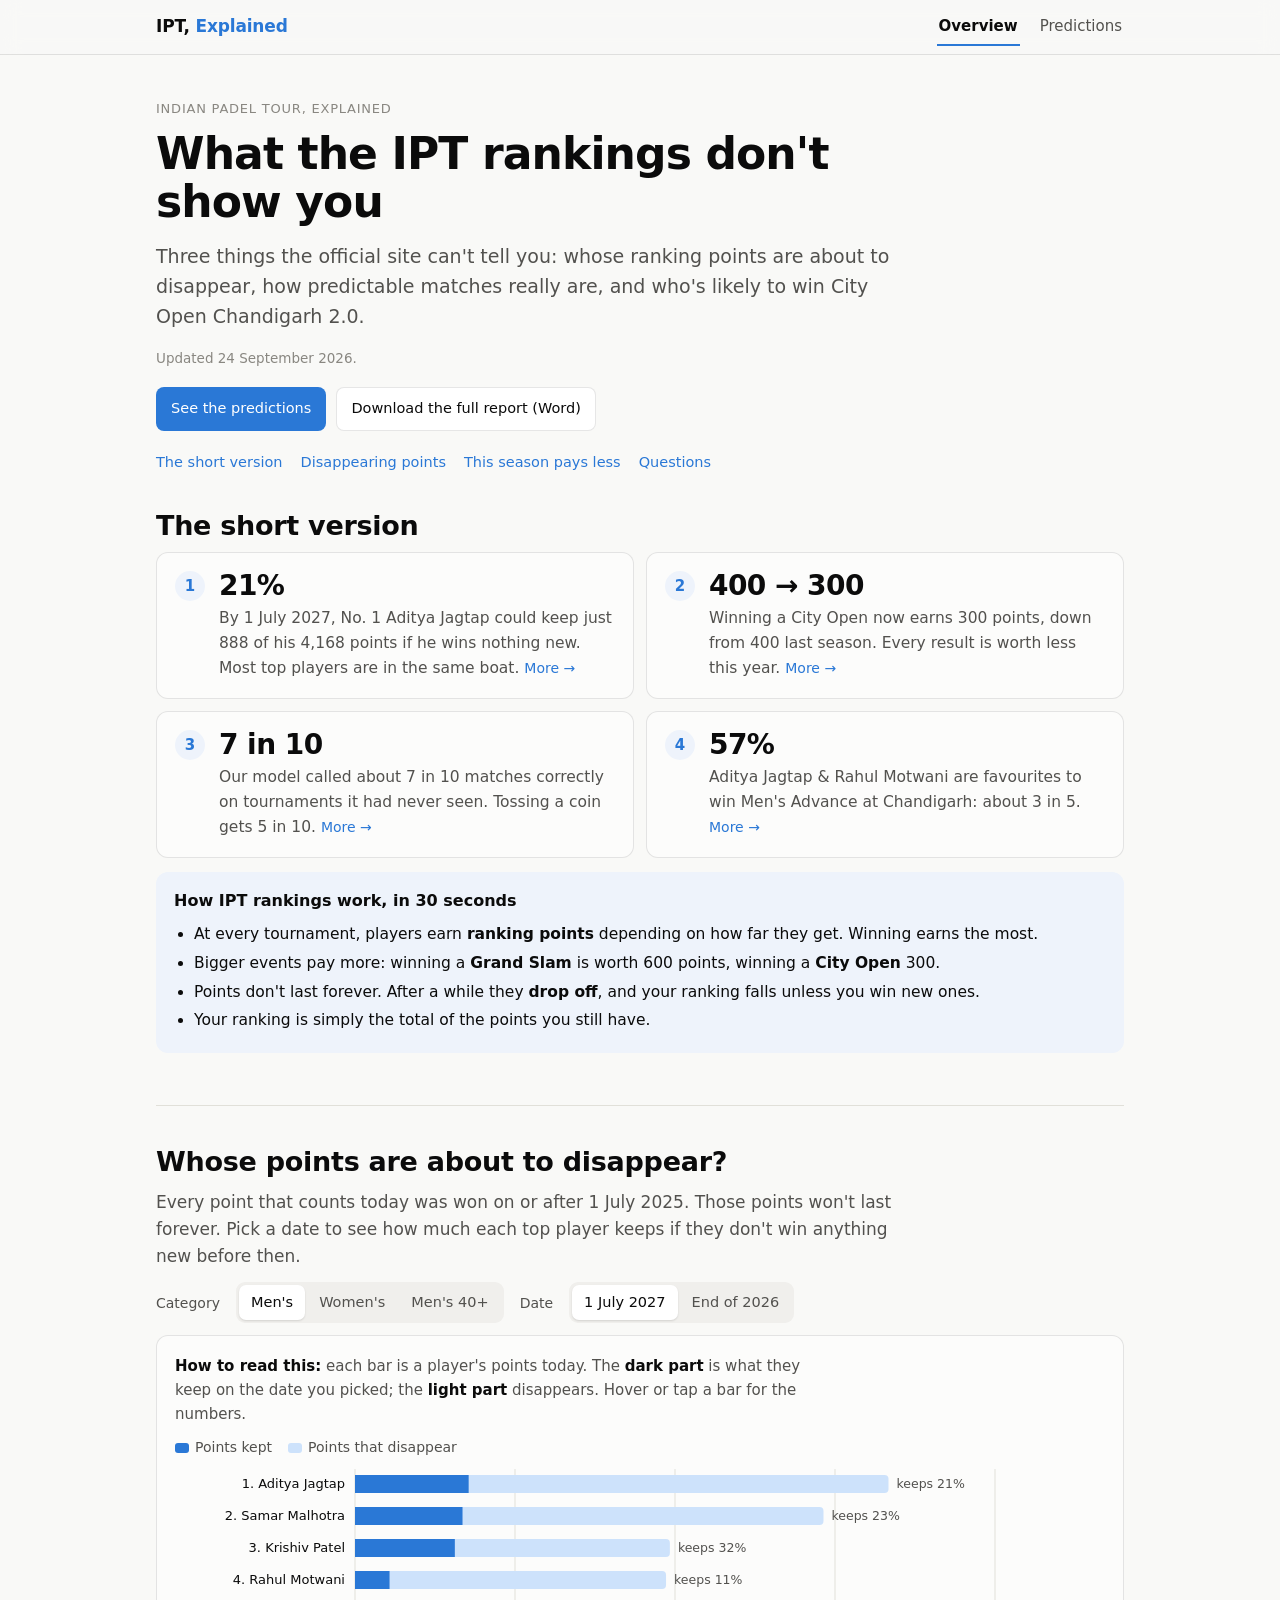
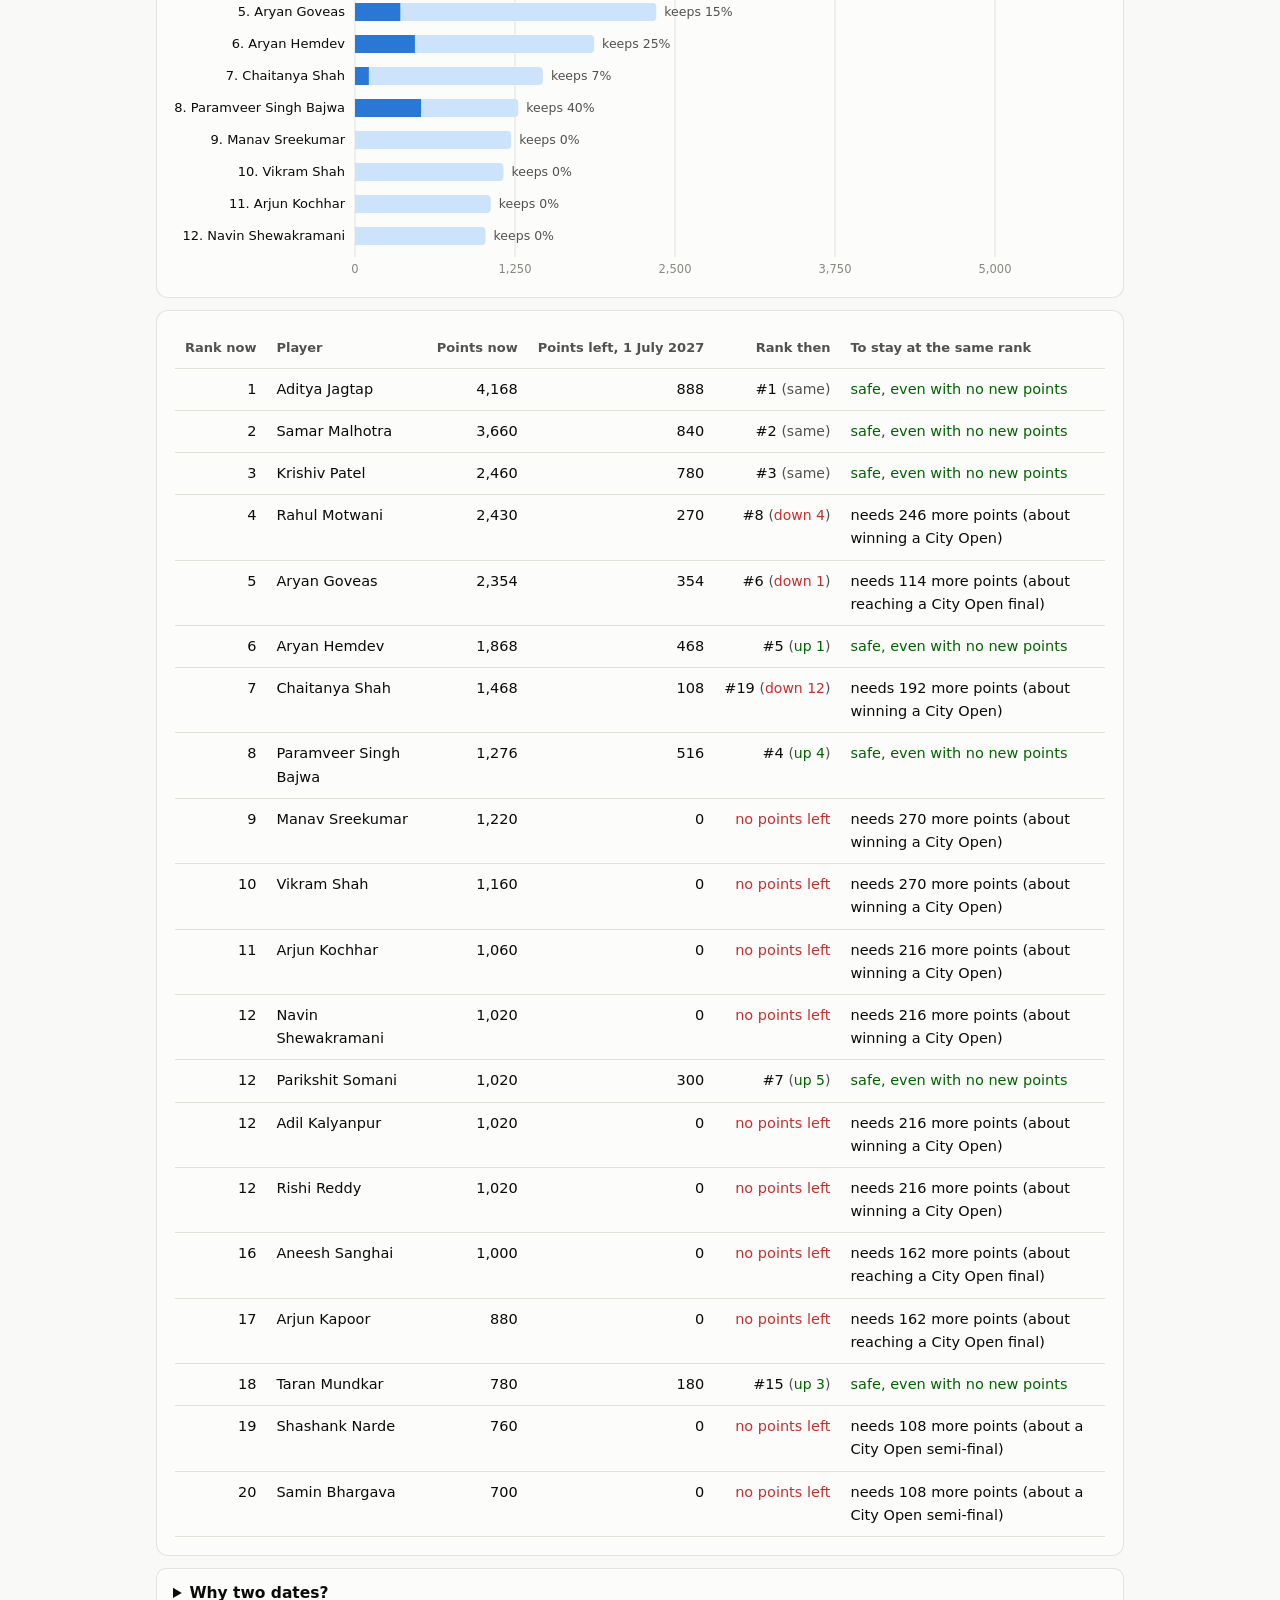
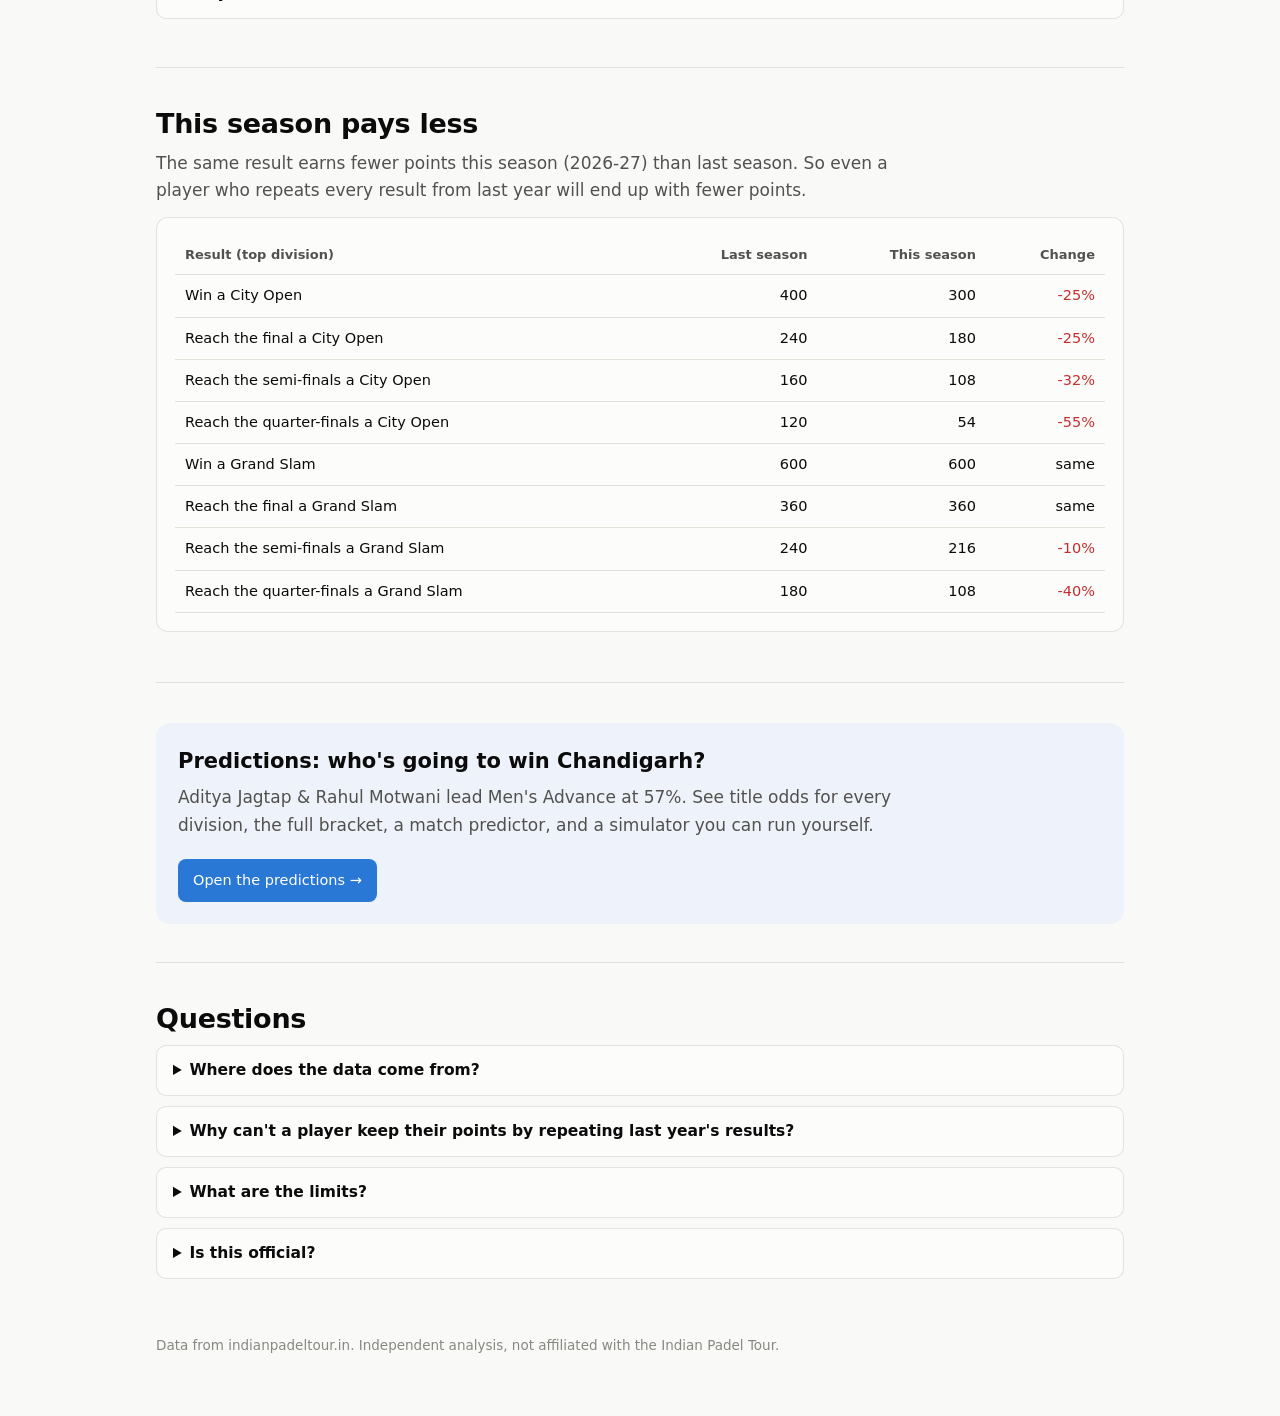
<file: docs/index.html>
<!doctype html>
<html lang="en">
<head>
<meta charset="utf-8">
<meta name="viewport" content="width=device-width, initial-scale=1">
<title>IPT, Explained</title>
<meta name="description" content="Whose Indian Padel Tour ranking points are about to disappear, how predictable matches are, and who is likely to win City Open Chandigarh 2.0.">
<link rel="stylesheet" href="style.css">
</head>
<body>
<div id="tip" role="tooltip"></div>
<nav class="topbar" aria-label="Site">
  <div class="wrap">
    <a class="brand" href="index.html">IPT, <span>Explained</span></a>
    <a class="tab" href="index.html" aria-current="page">Overview</a>
    <a class="tab" href="predictions.html">Predictions</a>
    <a class="gh" id="repo" href="#" hidden>GitHub</a>
  </div>
</nav>
<div class="wrap">
  <header class="hero">
    <p class="eyebrow">Indian Padel Tour, explained</p>
    <h1>What the IPT rankings don't show you</h1>
    <p class="lede">Three things the official site can't tell you: whose ranking points are about to disappear, how predictable matches really are, and who's likely to win City Open Chandigarh 2.0.</p>
    <p class="meta" id="meta"></p>
    <div class="btns">
      <a class="btn primary" href="predictions.html">See the predictions</a>
      <a class="btn" href="IPT_Analysis_Report.docx" download>Download the full report (Word)</a>
    </div>
    <nav class="toc" aria-label="Sections">
      <a href="#short">The short version</a><a href="#points">Disappearing points</a>
      <a href="#season">This season pays less</a><a href="#faq">Questions</a>
    </nav>
  </header>

  <section class="first" id="short">
    <h2>The short version</h2>
    <div class="short" id="short-cards"></div>
    <div class="explain">
      <h3>How IPT rankings work, in 30 seconds</h3>
      <ul>
        <li>At every tournament, players earn <b>ranking points</b> depending on how far they get. Winning earns the most.</li>
        <li>Bigger events pay more: winning a <b>Grand Slam</b> is worth <span data-f="gsWin"></span> points, winning a <b>City Open</b> <span data-f="coWin"></span>.</li>
        <li>Points don't last forever. After a while they <b>drop off</b>, and your ranking falls unless you win new ones.</li>
        <li>Your ranking is simply the total of the points you still have.</li>
      </ul>
    </div>
  </section>

  <section id="points">
    <h2>Whose points are about to disappear?</h2>
    <p class="sub">Every point that counts today was won on or after <span data-f="window"></span>. Those points won't last forever. Pick a date to see how much each top player keeps if they don't win anything new before then.</p>
    <div class="controls">
      <span class="lab">Category</span><div class="seg" id="cat-seg" role="group" aria-label="Category"></div>
      <span class="lab">Date</span><div class="seg" id="date-seg" role="group" aria-label="Date"></div>
    </div>
    <div class="card">
      <p class="how"><b>How to read this:</b> each bar is a player's points today. The <b>dark part</b> is what they keep on the date you picked; the <b>light part</b> disappears. Hover or tap a bar for the numbers.</p>
      <div class="legend"><span><i style="background:var(--s1)"></i>Points kept</span><span><i style="background:var(--s1-soft)"></i>Points that disappear</span></div>
      <div class="chart grow" id="decay"></div>
    </div>
    <div class="card tbl-wrap"><table id="rank-tbl"></table></div>
    <details>
      <summary>Why two dates?</summary>
      <p>The IPT doesn't publish exactly when points expire. Player pages say points count for "12 months", but points won in August and September 2025 still count today, more than 12 months later. The data behaves as if a whole season's points drop off together on 1 July.</p>
      <p><b>End of 2026</b> shows what happens if the 12-month rule is applied. <b>1 July 2027</b> shows what happens if last season's points all drop off at the start of next season. The real answer is probably one of these two.</p>
    </details>
  </section>

  <section id="season">
    <h2>This season pays less</h2>
    <p class="sub">The same result earns fewer points this season (2026-27) than last season. So even a player who repeats every result from last year will end up with fewer points.</p>
    <div class="card tbl-wrap"><table id="scale-tbl"></table></div>
  </section>

  <section id="predict-teaser">
    <div class="teaser">
      <div>
        <h3>Predictions: who's going to win Chandigarh?</h3>
        <p id="teaser-text">Title odds for every division, the full bracket, a match predictor, and a simulator you can run yourself.</p>
      </div>
      <a class="btn primary" href="predictions.html">Open the predictions →</a>
    </div>
  </section>

  <section id="faq">
    <h2>Questions</h2>
    <details><summary>Where does the data come from?</summary>
      <p>Everything comes from the public Indian Padel Tour website (indianpadeltour.in): rankings, every player's tournament history, and full results for the three tournaments the site still shows (Mumbai City Open 5.0, Goa Grand Slam 11.0 and Kochi City Open 2.0). It was collected slowly, one page at a time.</p></details>
    <details><summary>Why can't a player keep their points by repeating last year's results?</summary>
      <p>Because this season's points scale is lower. Winning a City Open used to be worth 400 points and is now worth 300, so the same finish replaces fewer points than it loses.</p></details>
    <details><summary>What are the limits?</summary>
      <ul>
        <li>The expiry rule for points isn't published, so two possible rules are shown.</li>
        <li>"To stay at the same rank" assumes nobody else wins points, so real targets are higher.</li>
        <li>Only three finished tournaments have match-level results; ranking results go back to December 2024.</li>
      </ul></details>
    <details><summary>Is this official?</summary>
      <p>No. It's an independent analysis of public data and isn't connected to the Indian Padel Tour.</p></details>
  </section>
  <footer>Data from indianpadeltour.in. Independent analysis, not affiliated with the Indian Padel Tour.</footer>
</div>

<script src="common.js"></script>
<script>
function inResults(pts) {
  if (!pts) return "";
  const s = k => (D.ranking.scale.find(x => x.event_type === k[0] && x.round === k[1]) || {}).new;
  const steps = [[s(["city_open", "quarter_finalist"]), "a City Open quarter-final"], [s(["city_open", "semi_finalist"]), "a City Open semi-final"],
    [s(["city_open", "finalist"]), "reaching a City Open final"], [s(["city_open", "winner"]), "winning a City Open"],
    [s(["grand_slam", "finalist"]), "reaching a Grand Slam final"], [s(["grand_slam", "winner"]), "winning a Grand Slam"]];
  const hit = steps.find(([v]) => v && pts <= v);
  return hit ? `about ${hit[1]}` : "more than a Grand Slam title";
}

let D, cat = null, when = "jul";
fetch("data.json").then(r => r.json()).then(d => { D = d; init(); });

function init() {
  linkRepo($("#repo"));
  $("#meta").textContent = `Updated ${day(D.as_of)}.`;
  const set = (k, v) => $$(`[data-f="${k}"]`).forEach(n => n.textContent = v);
  const sc = (t, r) => D.ranking.scale.find(x => x.event_type === t && x.round === r);
  set("window", day(D.ranking.window_start));
  set("gsWin", fmt(sc("grand_slam", "winner").new)); set("coWin", fmt(sc("city_open", "winner").new));

  const lead = D.ranking.forecast["Men's"][0];
  const co = sc("city_open", "winner");
  const adv = D.chandigarh.odds.filter(o => o.division === "Men's Advance").sort((a, b) => b.p_title - a.p_title)[0];
  const acc = D.model.pooled["points + results"].accuracy;
  $("#short-cards").innerHTML = [
    [`${pct(lead.pts_jul / lead.pts)}`, `By 1 July 2027, No. 1 ${lead.name} could keep just ${fmt(lead.pts_jul)} of his ${fmt(lead.pts)} points if he wins nothing new. Most top players are in the same boat.`, "#points"],
    [`${fmt(co.old)} → ${fmt(co.new)}`, `Winning a City Open now earns ${fmt(co.new)} points, down from ${fmt(co.old)} last season. Every result is worth less this year.`, "#season"],
    [`${Math.round(acc * 10)} in 10`, `Our model called about ${Math.round(acc * 10)} in 10 matches correctly on tournaments it had never seen. Tossing a coin gets 5 in 10.`, "predictions.html#model"],
    [pct(adv.p_title), `${pair(adv.team)} are favourites to win Men's Advance at Chandigarh: ${odds(adv.p_title)}.`, "predictions.html"],
  ].map(([big, t, href], i) => `<div class="card"><div class="num">${i + 1}</div><div><div class="big">${esc(big)}</div><p>${esc(t)} <a href="${href}">More →</a></p></div></div>`).join("");
  $("#teaser-text").textContent = `${pair(adv.team)} lead Men's Advance at ${pct(adv.p_title)}. See title odds for every division, the full bracket, a match predictor, and a simulator you can run yourself.`;

  const cats = Object.keys(D.ranking.forecast); cat = cats[0];
  segmented($("#cat-seg"), cats, c => { cat = c; drawPoints(); });
  segmented($("#date-seg"), ["jul", "dec"], w => { when = w; drawPoints(); }, ["1 July 2027", "End of 2026"]);
  drawPoints(); drawScale();
  let t; addEventListener("resize", () => { clearTimeout(t); t = setTimeout(drawPoints, 120); });
}

function drawPoints() {
  const rows = D.ranking.forecast[cat].slice(0, 12);
  const k = when === "jul" ? { pts: "pts_jul", rank: "rank_jul", need: "need_jul", label: "1 July 2027" } : { pts: "pts_dec", rank: "rank_dec", need: "need_dec", label: "end of 2026" };
  const host = $("#decay"); host.innerHTML = "";
  const W = host.clientWidth || 800, narrow = W < 560;
  const L = narrow ? 118 : 180, R = narrow ? 58 : 110, rowH = 32, H = rows.length * rowH + 26;
  const svg = el("svg", { viewBox: `0 0 ${W} ${H}`, role: "img", "aria-label": `${cat}: points kept by ${k.label}` }, host);
  const max = niceMax(Math.max(...rows.map(r => r.pts)));
  const x = v => L + (v / max) * (W - L - R);
  for (let i = 0; i <= 4; i++) { const v = max * i / 4;
    el("line", { x1: x(v), x2: x(v), y1: 0, y2: H - 22, stroke: "var(--grid)" }, svg);
    txt(svg, { x: x(v), y: H - 6, "text-anchor": "middle", class: "tick" }, fmt(v)); }
  rows.forEach((r, i) => {
    const y = i * rowH + 6, h = 18, kept = r[k.pts], share = r.pts ? kept / r.pts : 0;
    const g = el("g", {}, svg);
    el("rect", { x: 0, y: y - 6, width: W, height: rowH, fill: "transparent" }, g);
    const nm = narrow && r.name.length > 15 ? r.name.slice(0, 14) + "…" : r.name;
    txt(g, { x: L - 10, y: y + 13, "text-anchor": "end", class: "lbl" }, `${r.rank}. ${nm}`);
    el("path", { d: bar(L, y, x(r.pts) - L, h), fill: "var(--s1-soft)", class: "bar-fill" }, g);
    if (kept > 0) el("path", { d: `M${L},${y} h${x(kept) - L} v${h} h${-(x(kept) - L)} z`, fill: "var(--s1)", class: "bar-fill" }, g);
    txt(g, { x: x(r.pts) + 8, y: y + 13 }, narrow ? pct(share) : `keeps ${pct(share)}`);
    tipOn(g, e => showTip(e, `<div class="t">${esc(r.name)}</div>` + row("Points today", fmt(r.pts)) +
      row(`Still counting, ${k.label}`, fmt(kept)) + row("Disappearing", fmt(r.pts - kept)) + row(`Rank then (if nobody wins more)`, kept > 0 ? `#${r[k.rank]}` : "no points left")));
  });
  const moved = (a, b) => { const d = a - b; return d === 0 ? "same" : d > 0 ? `<span class="up">up ${d}</span>` : `<span class="down">down ${-d}</span>`; };
  $("#rank-tbl").innerHTML = `<thead><tr><th class="n">Rank now</th><th>Player</th><th class="n">Points now</th><th class="n">Points left, ${k.label}</th><th class="n">Rank then</th><th>To stay at the same rank</th></tr></thead><tbody>` +
    D.ranking.forecast[cat].slice(0, 20).map(r => {
      const need = r[k.need];
      const hold = need == null ? `<span class="note">not calculated</span>` : need > 0 ? `needs ${fmt(need)} more points (${inResults(need)})` : `<span class="up">safe, even with no new points</span>`;
      return `<tr><td class="n">${r.rank}</td><td>${esc(r.name)}</td><td class="n">${fmt(r.pts)}</td><td class="n">${fmt(r[k.pts])}</td>
        <td class="n">${r[k.pts] > 0 ? `#${r[k.rank]} <span class="note">(${moved(r.rank, r[k.rank])})</span>` : `<span class="down">no points left</span>`}</td><td>${hold}</td></tr>`; }).join("") + "</tbody>";
}

function drawScale() {
  const name = { winner: "Win", finalist: "Reach the final", semi_finalist: "Reach the semi-finals", quarter_finalist: "Reach the quarter-finals" };
  const tier = { city_open: "City Open", grand_slam: "Grand Slam" };
  $("#scale-tbl").innerHTML = `<thead><tr><th>Result (top division)</th><th class="n">Last season</th><th class="n">This season</th><th class="n">Change</th></tr></thead><tbody>` +
    D.ranking.scale.map(s => `<tr><td>${name[s.round]} a ${tier[s.event_type]}</td><td class="n">${fmt(s.old)}</td><td class="n">${fmt(s.new)}</td>
      <td class="n ${s.chg < -0.5 ? "down" : ""}">${Math.round(s.chg) === 0 ? "same" : Math.round(s.chg) + "%"}</td></tr>`).join("") + "</tbody>";
}
</script>
</body>
</html>
</file>
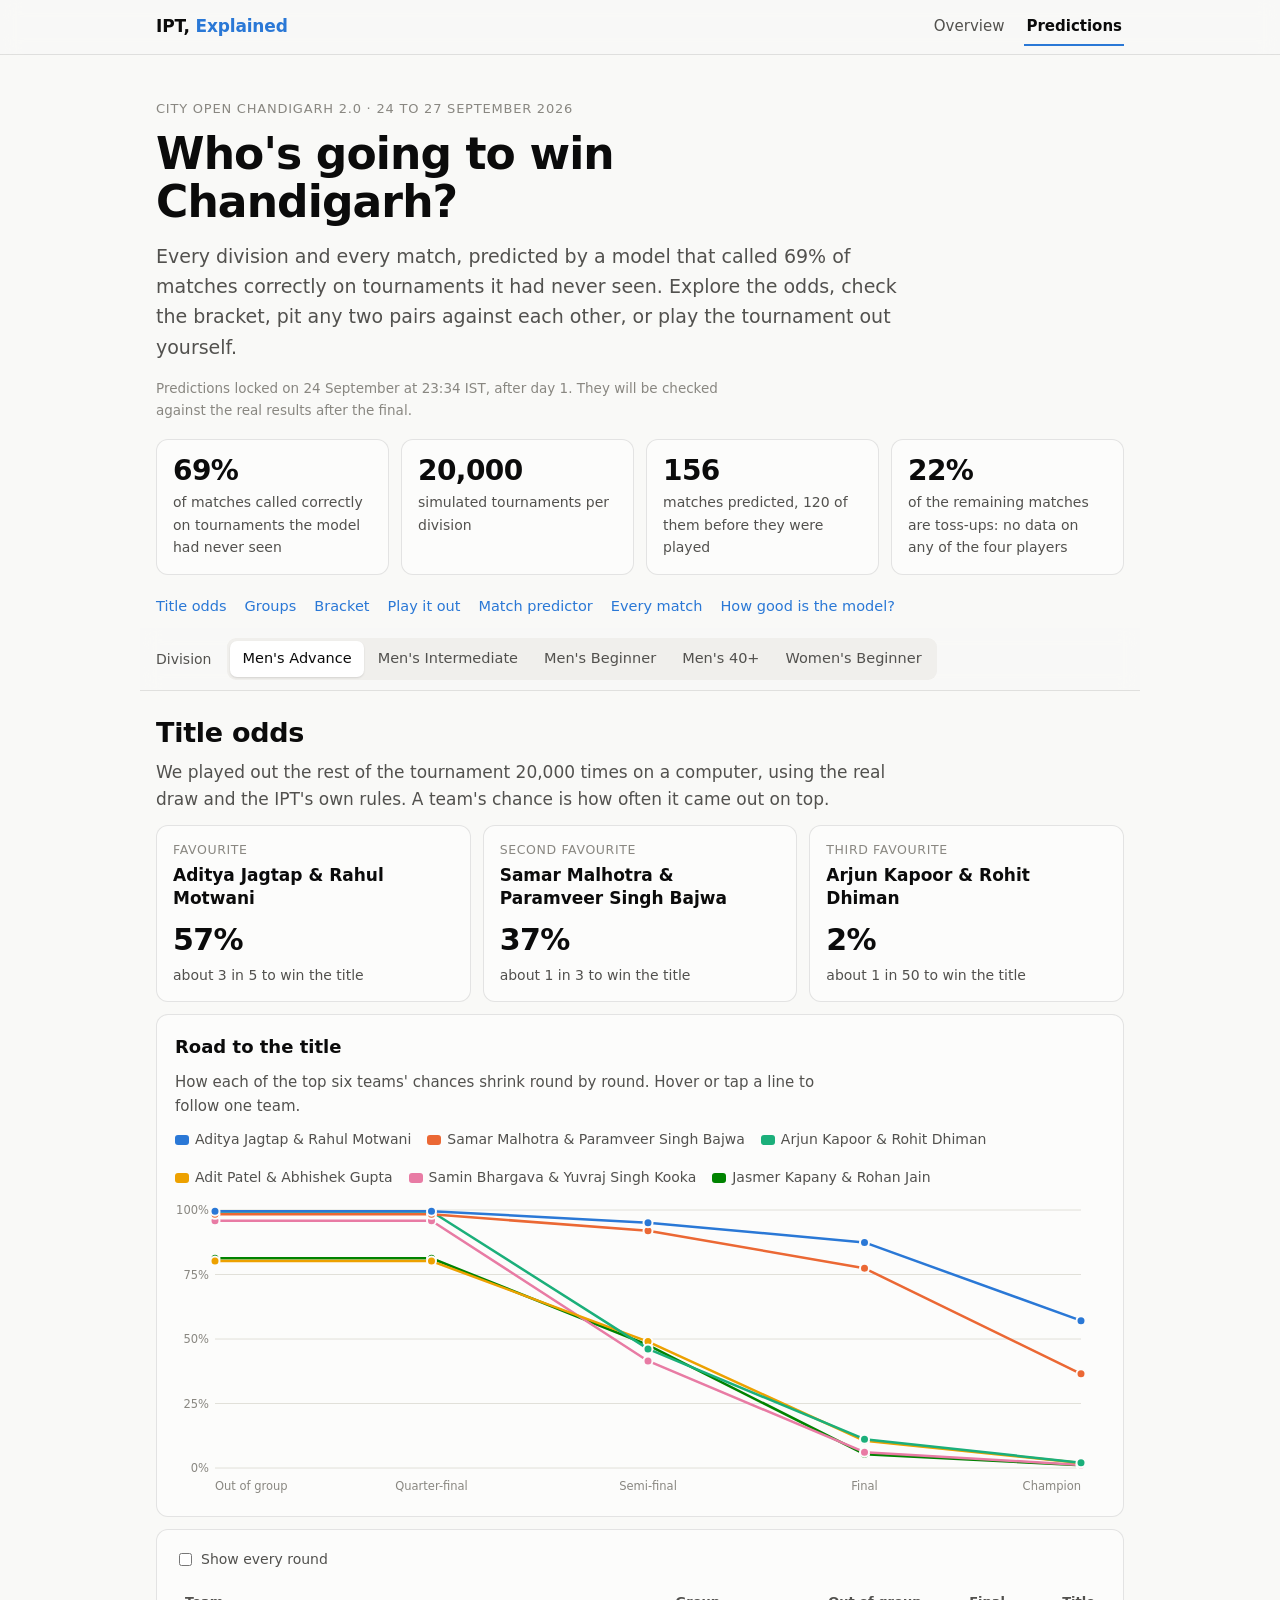
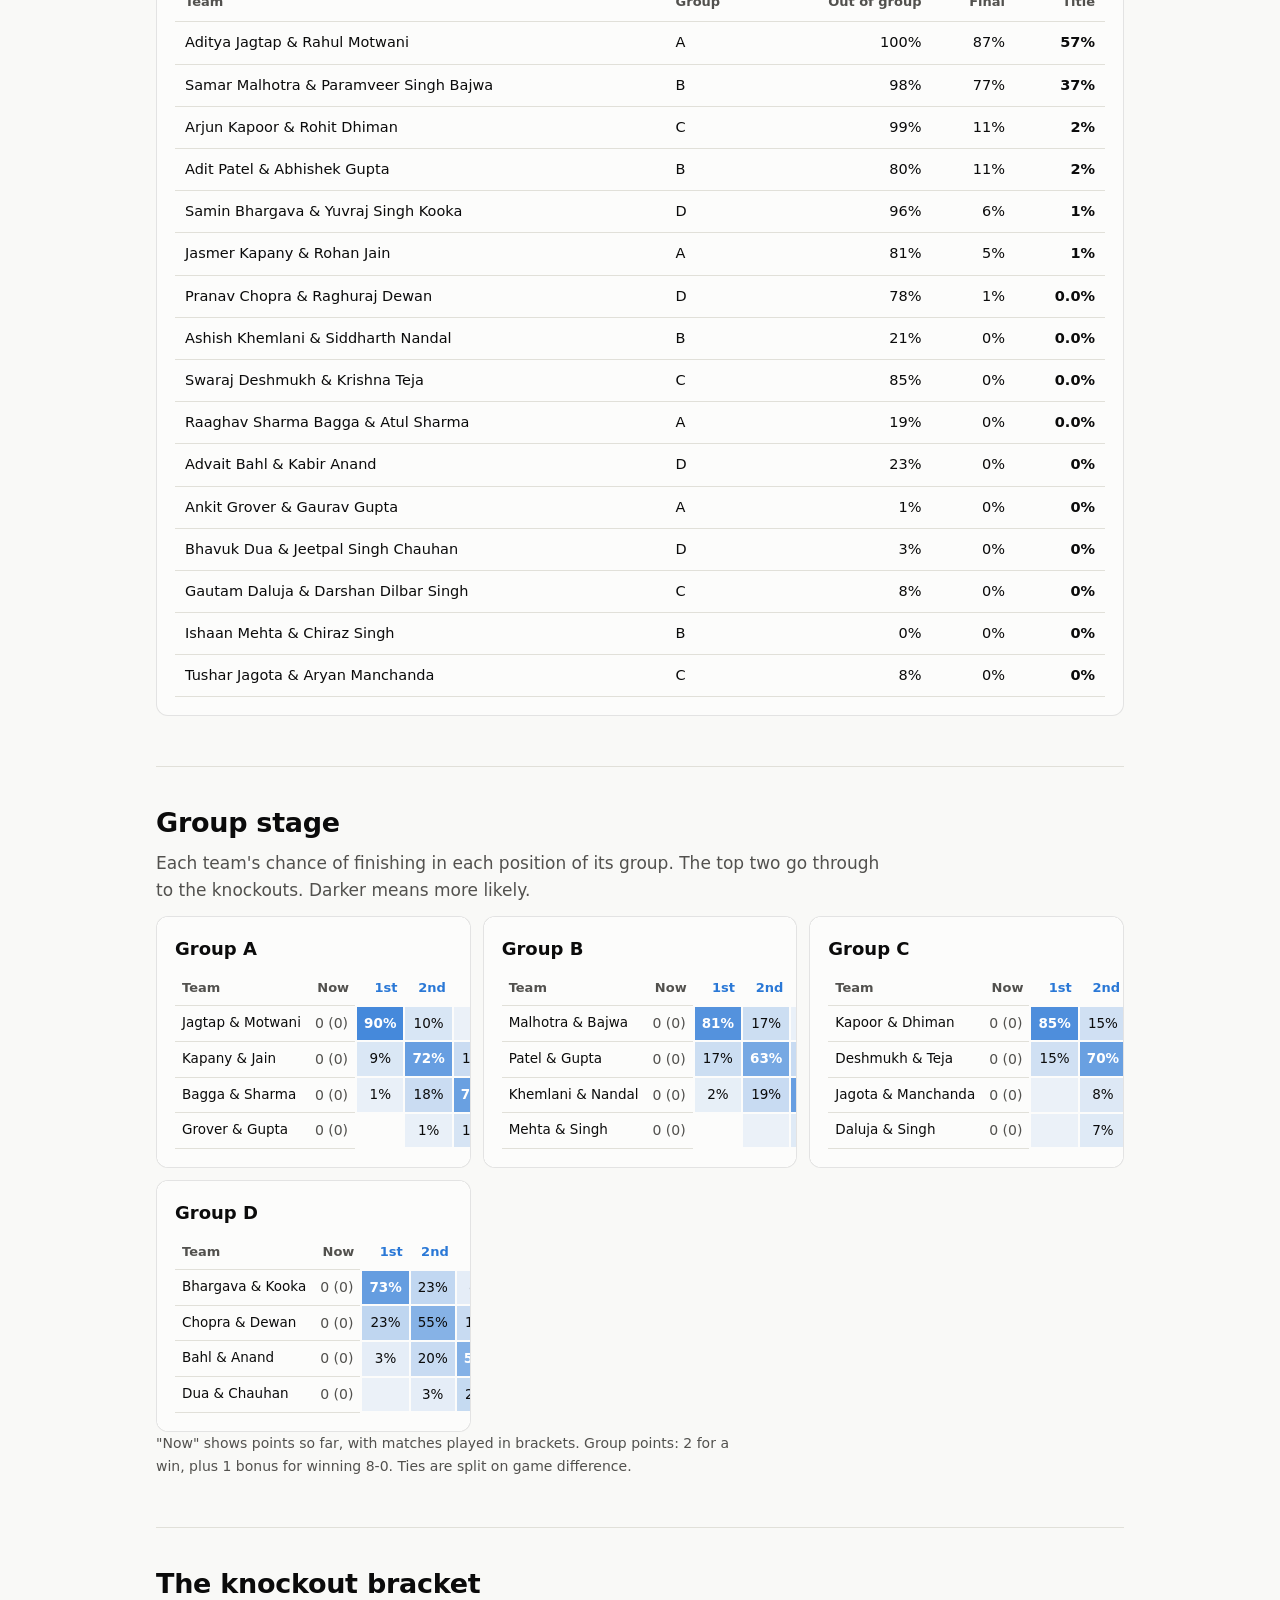
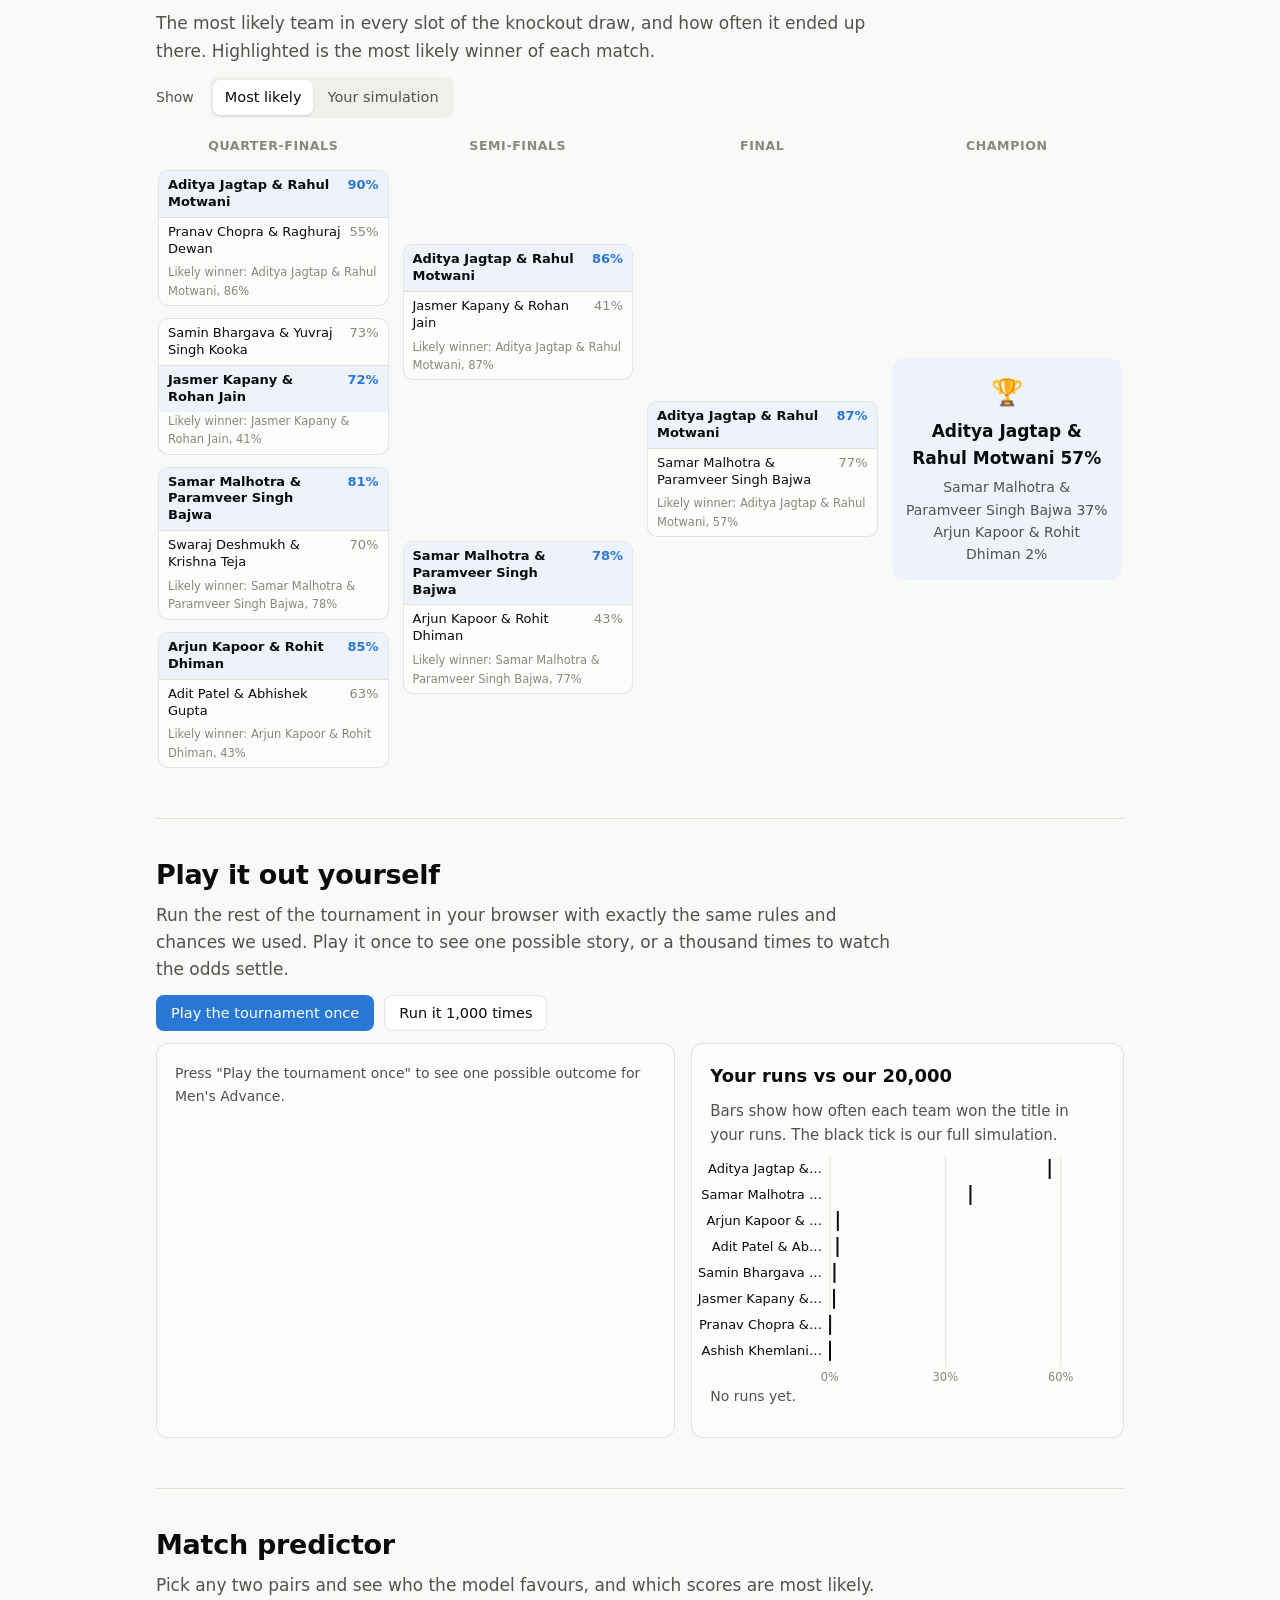
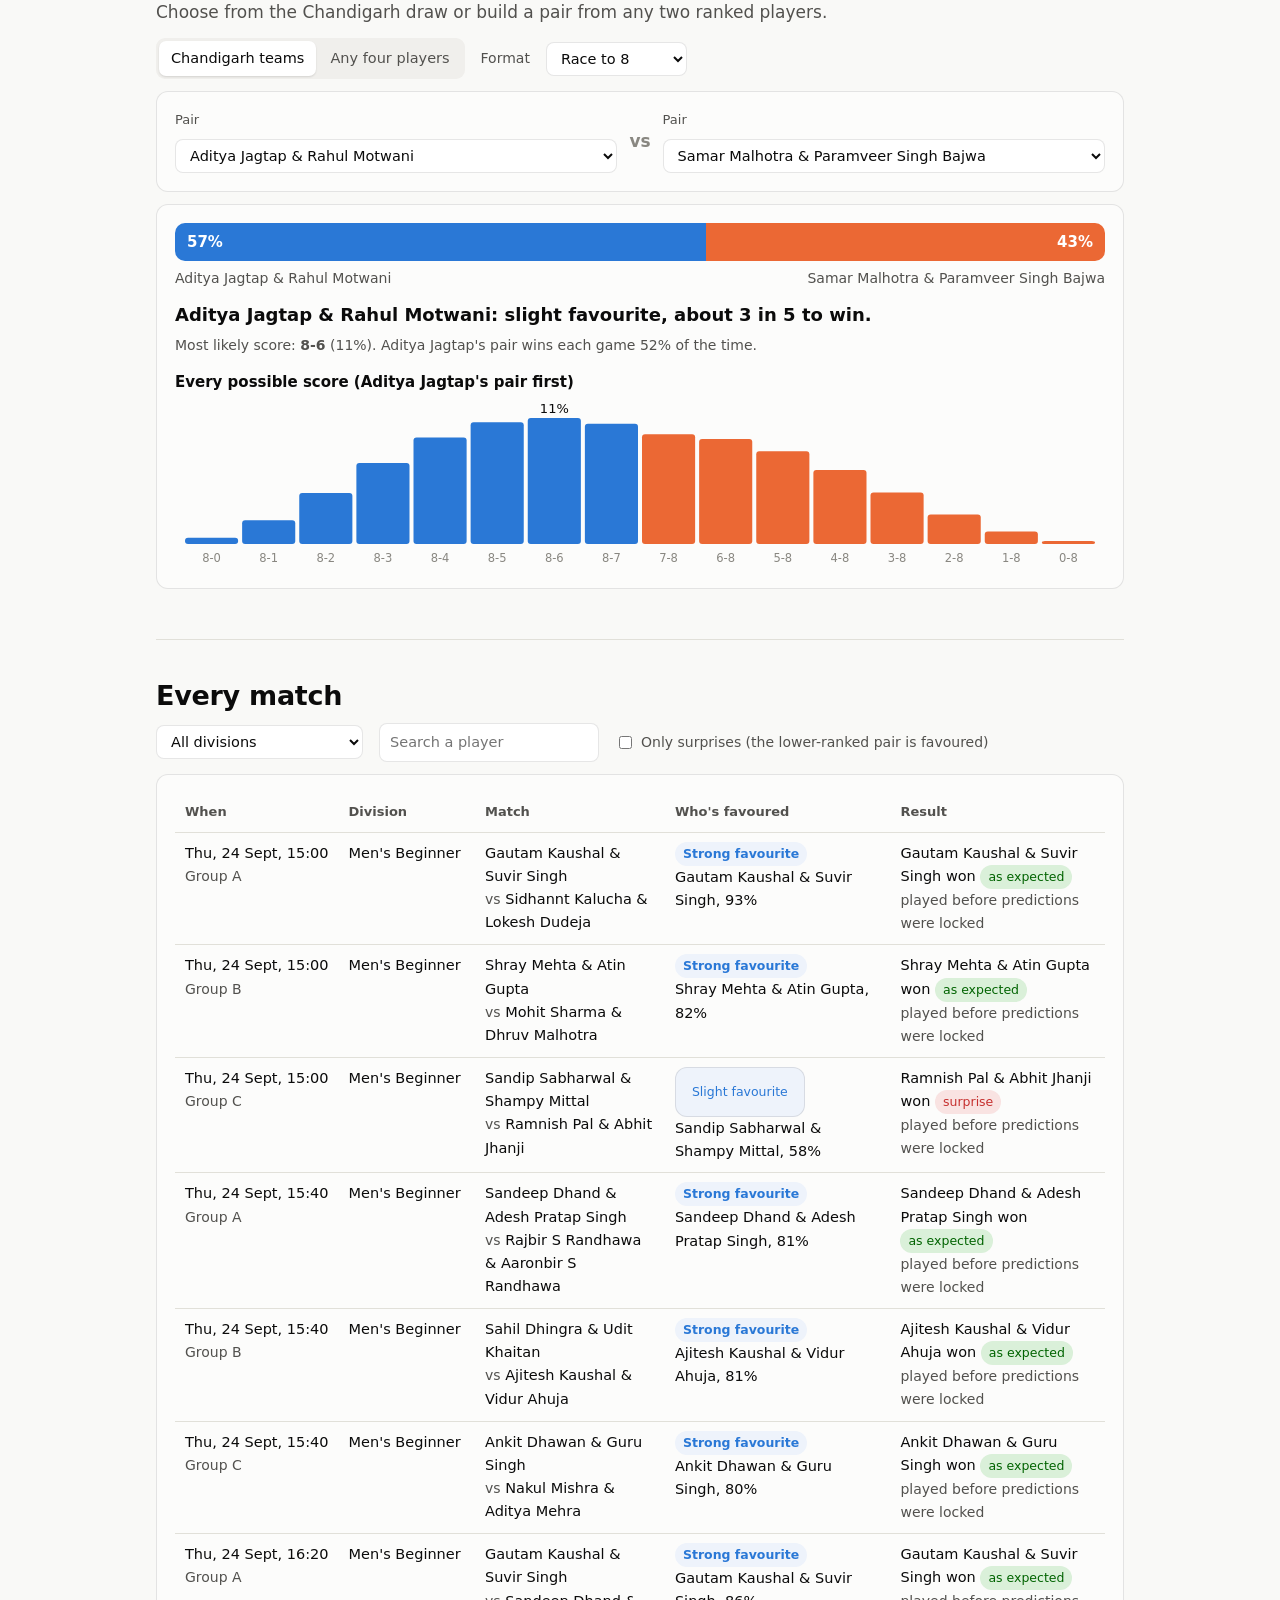
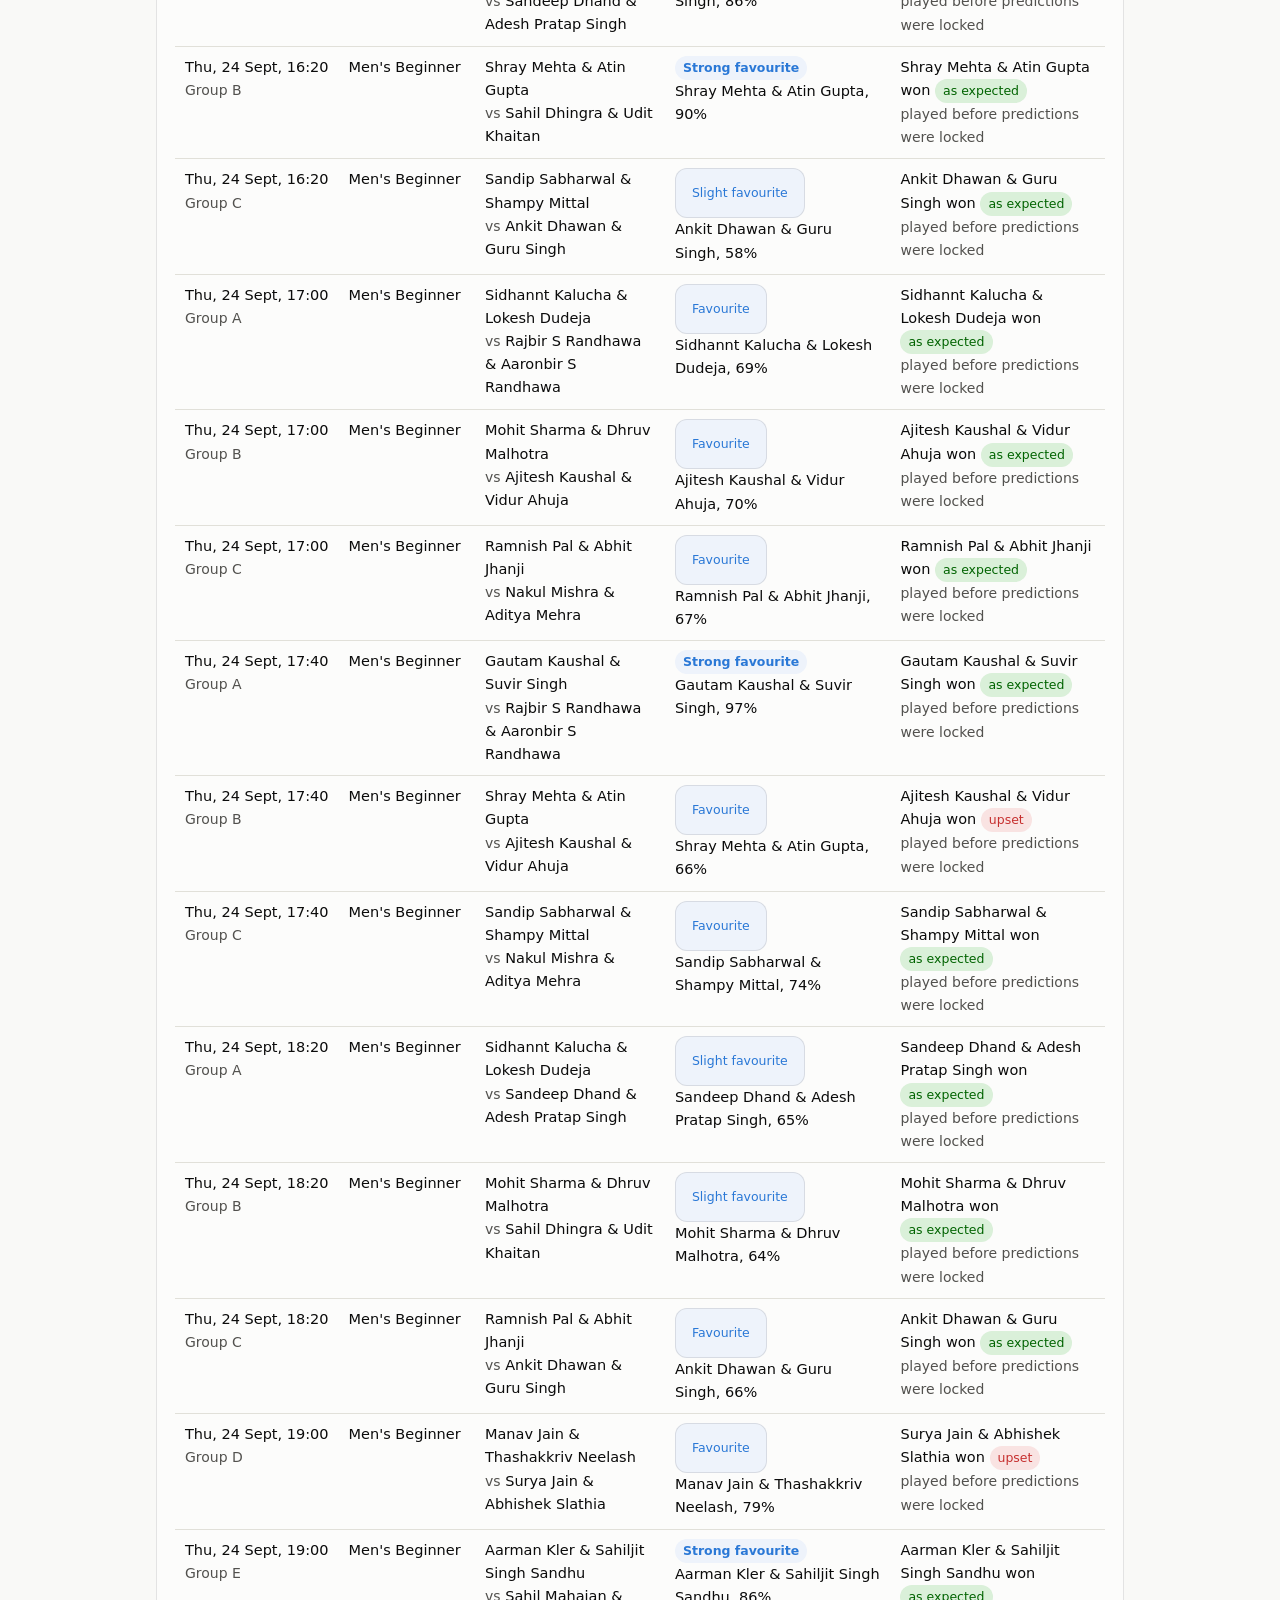
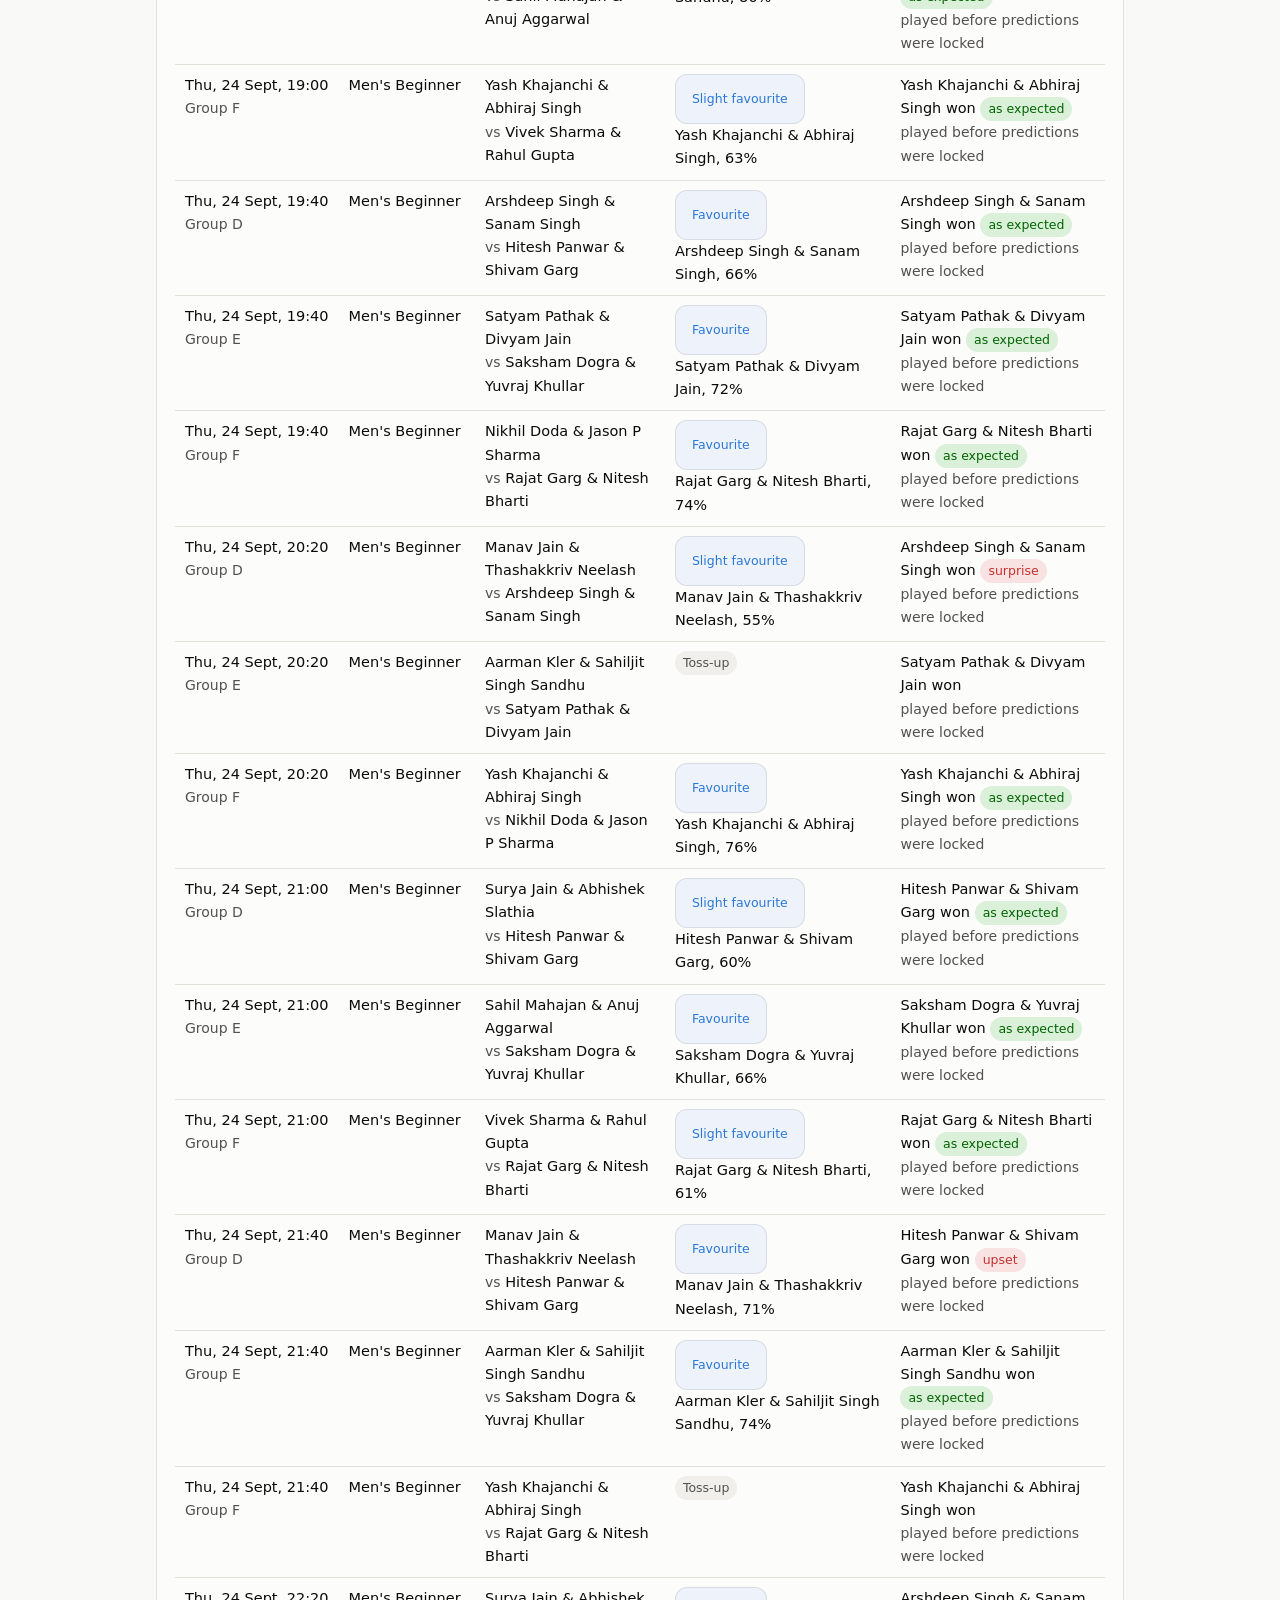
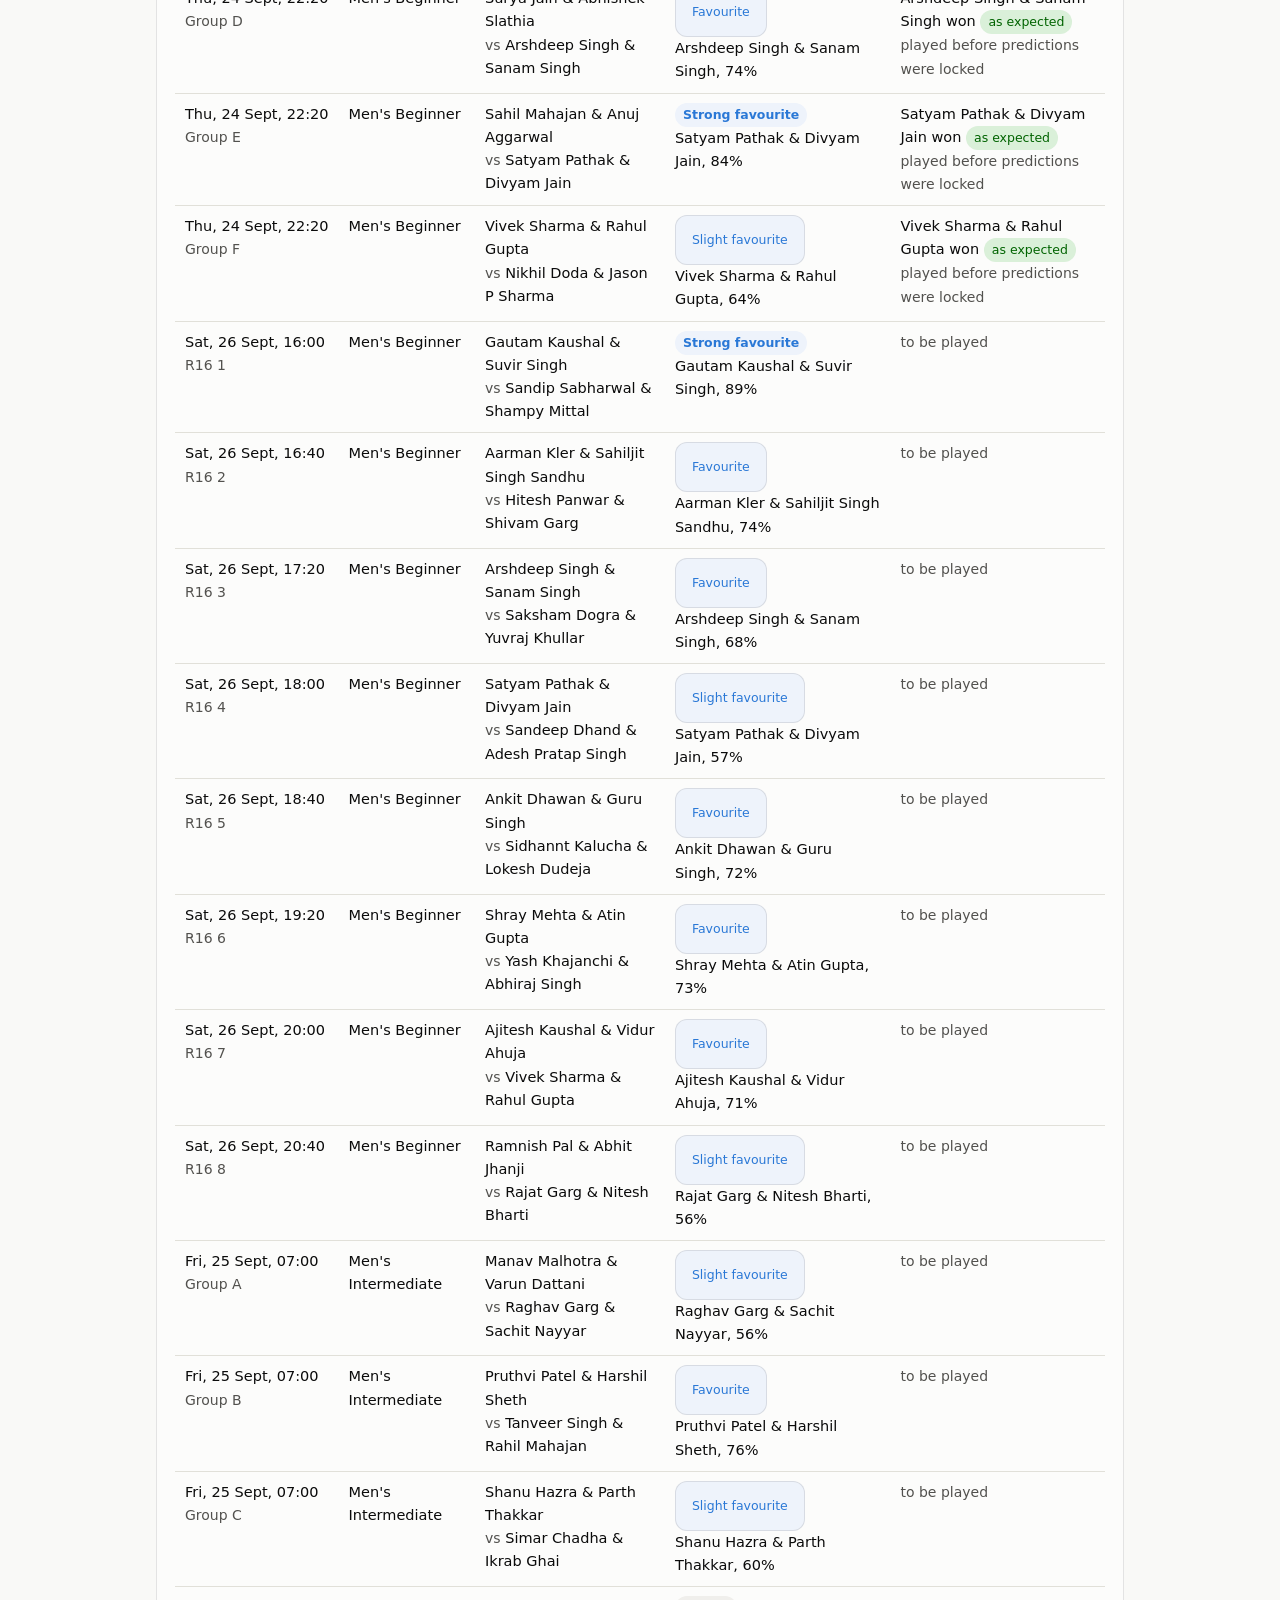
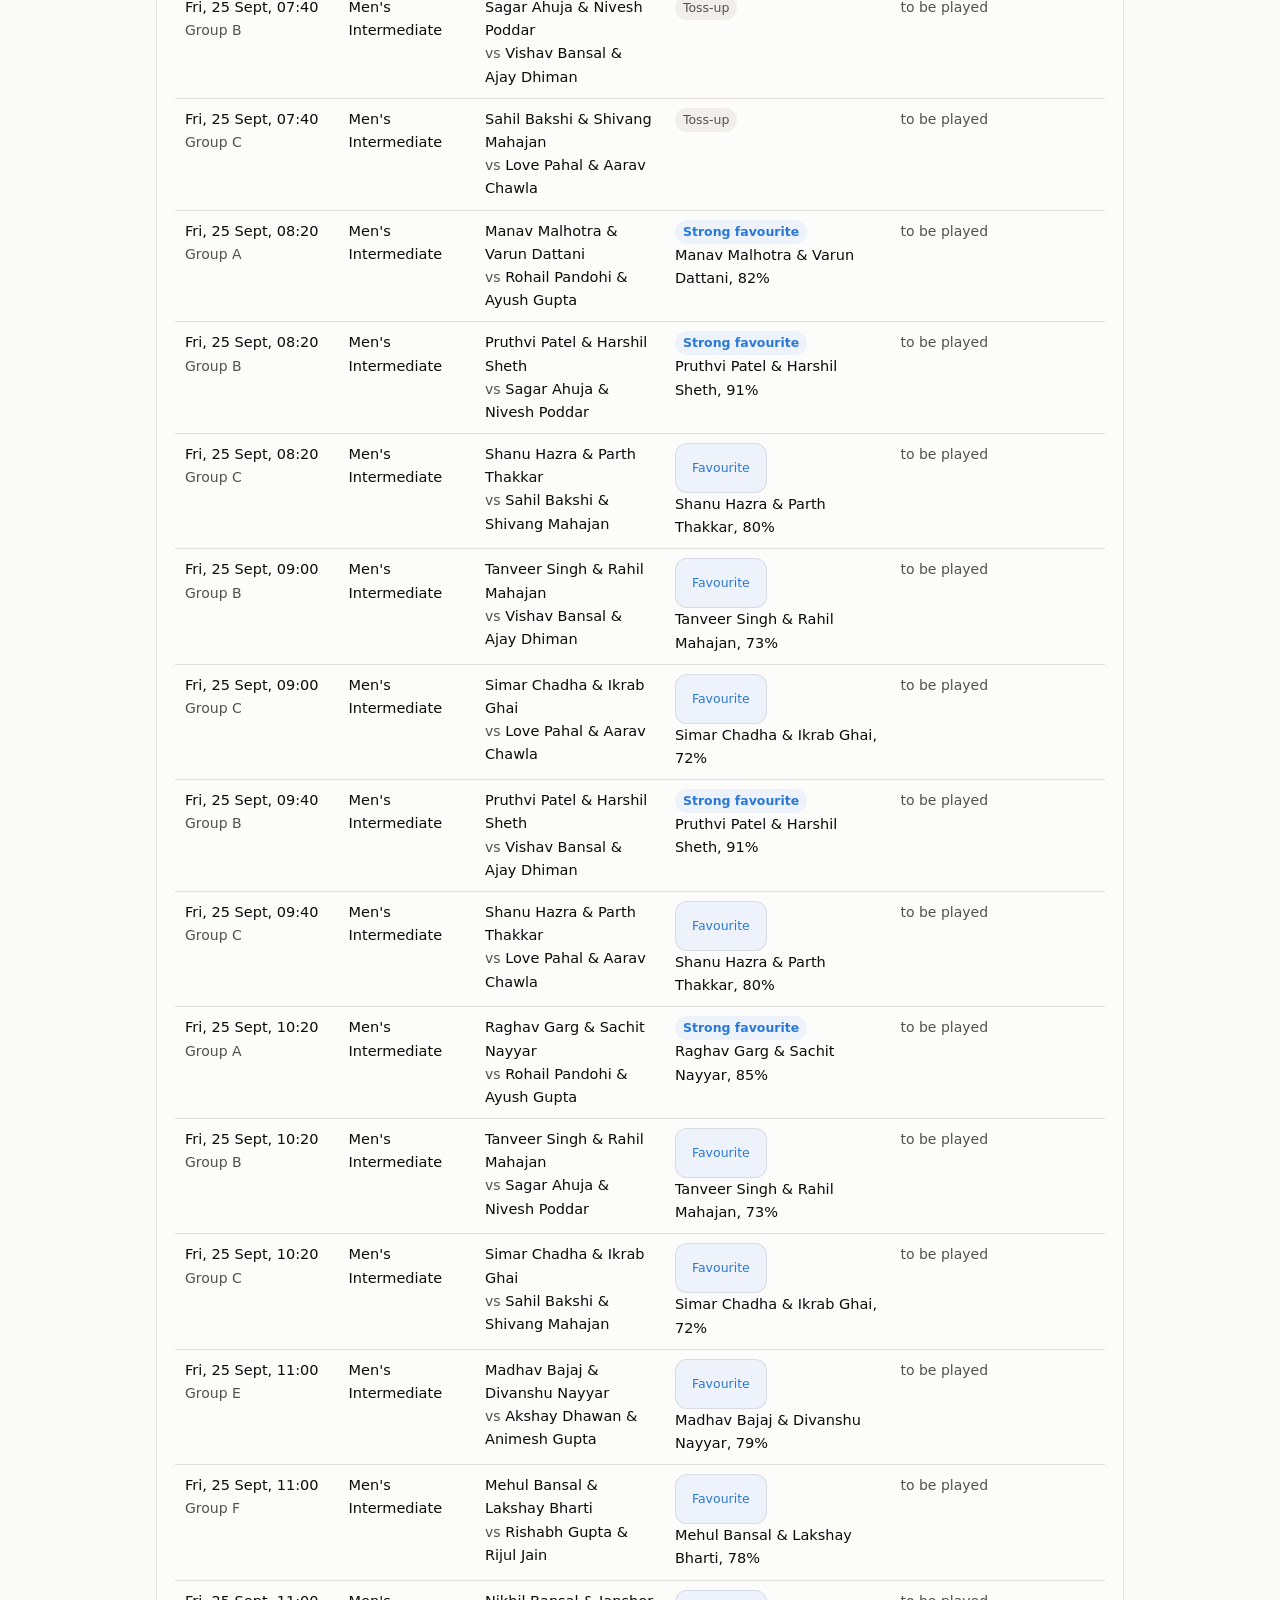
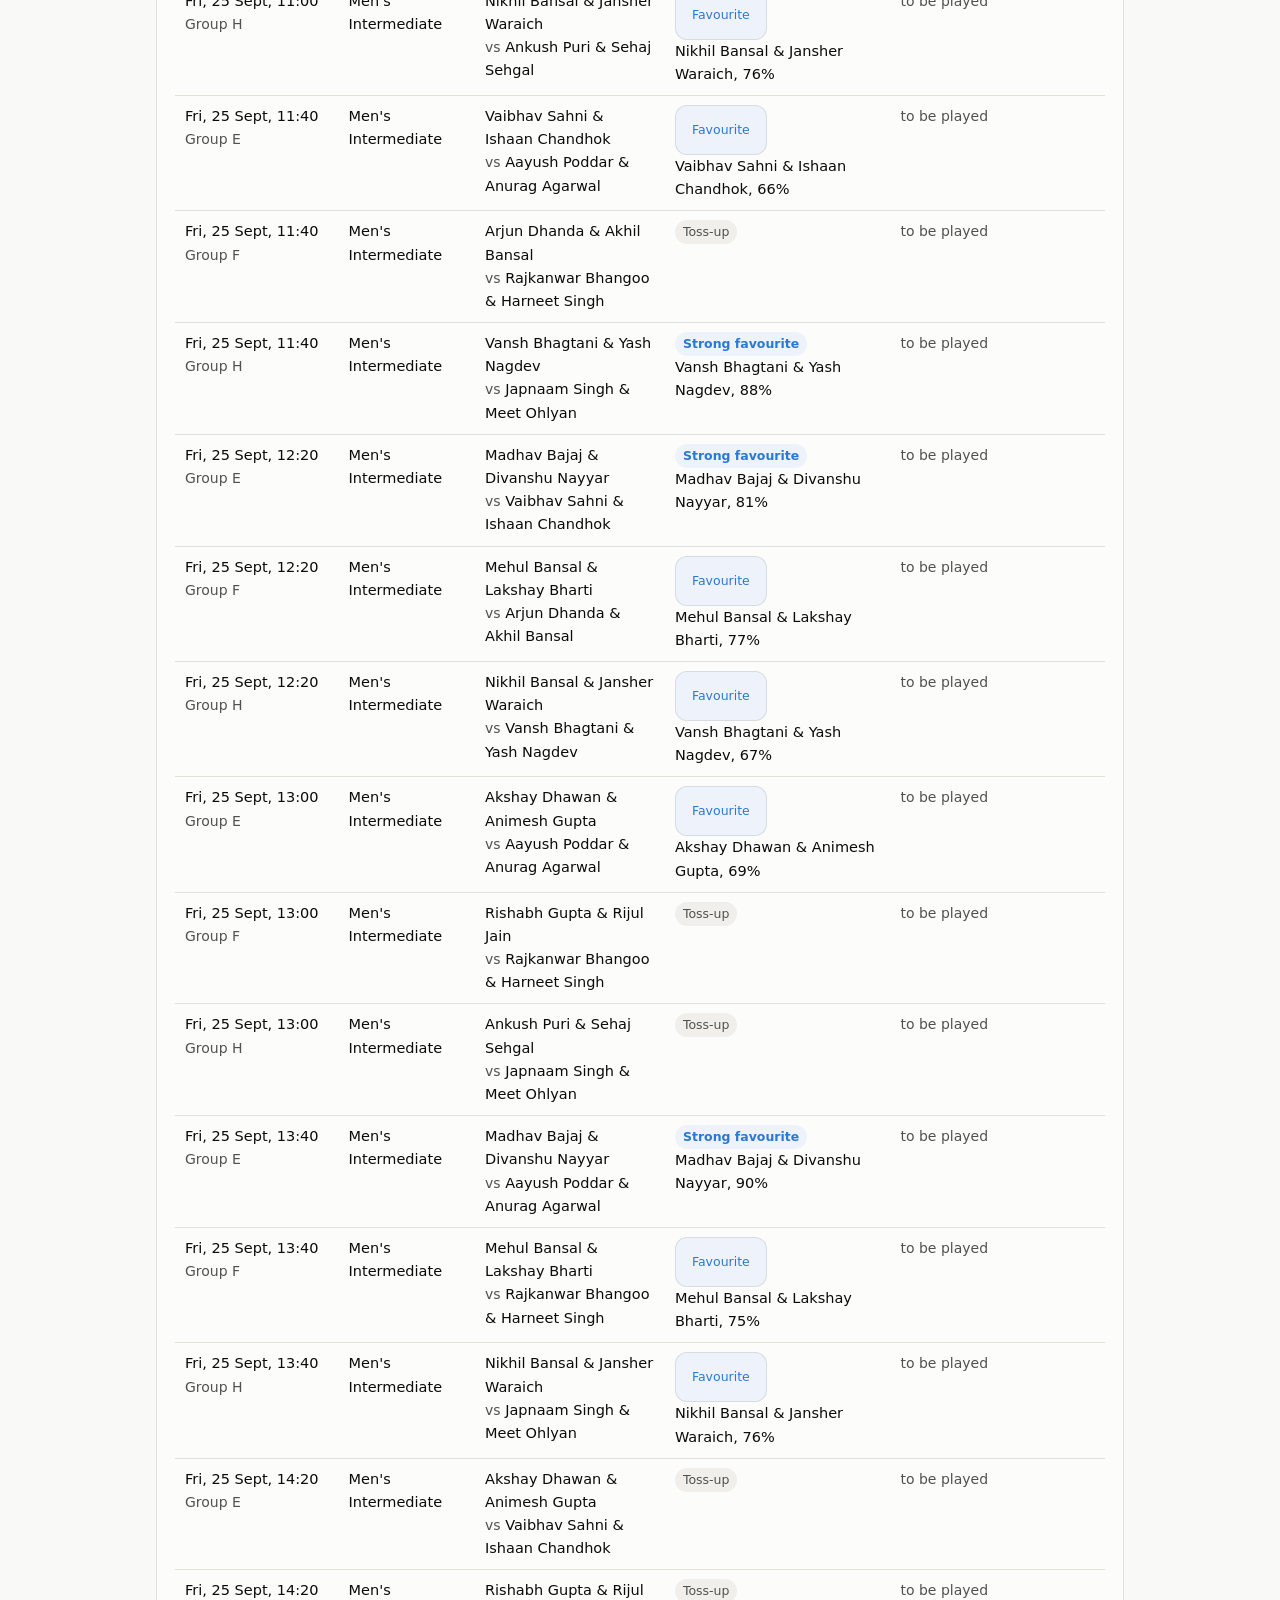
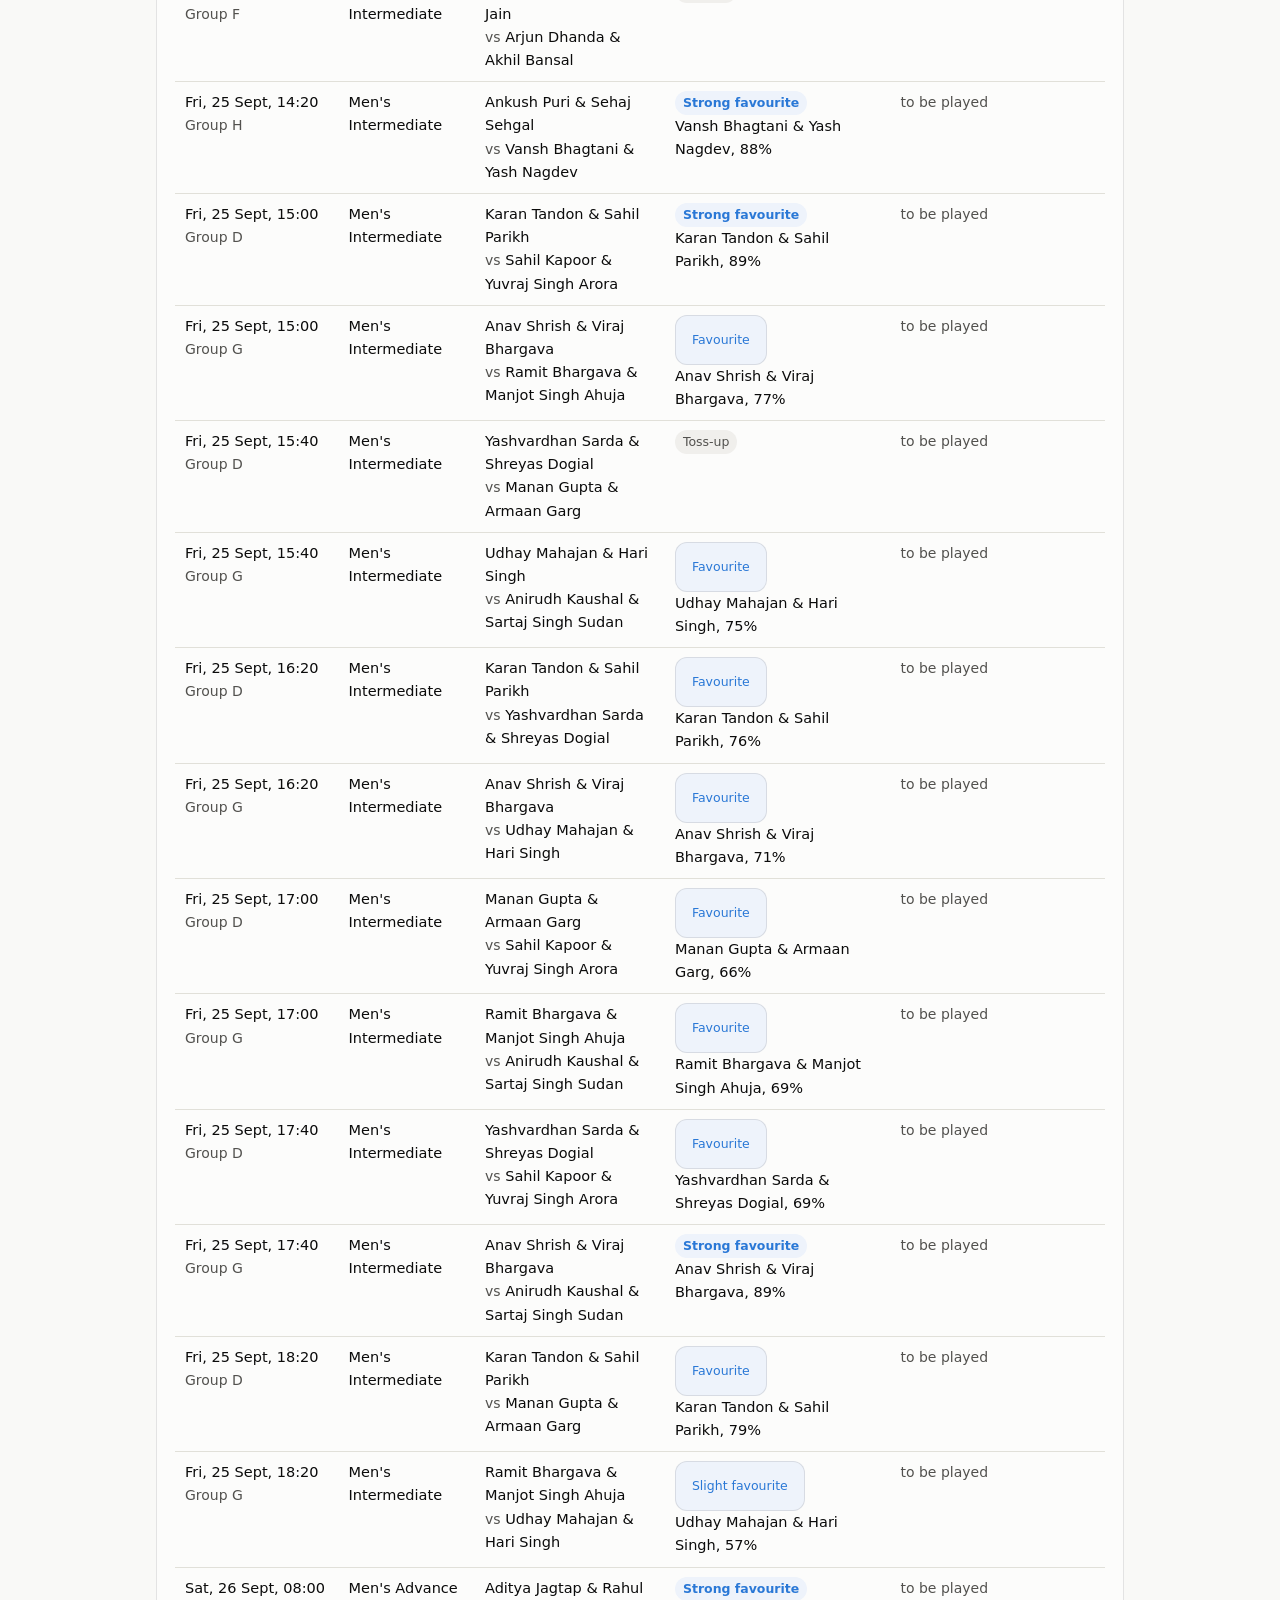
<file: docs/predictions.html>
<!doctype html>
<html lang="en">
<head>
<meta charset="utf-8">
<meta name="viewport" content="width=device-width, initial-scale=1">
<title>Chandigarh Predictions</title>
<meta name="description" content="Title odds, bracket, group heatmaps, a match predictor and a tournament simulator for City Open Chandigarh 2.0 (Indian Padel Tour).">
<link rel="stylesheet" href="style.css">
</head>
<body>
<div id="tip" role="tooltip"></div>
<nav class="topbar" aria-label="Site">
  <div class="wrap">
    <a class="brand" href="index.html">IPT, <span>Explained</span></a>
    <a class="tab" href="index.html">Overview</a>
    <a class="tab" href="predictions.html" aria-current="page">Predictions</a>
    <a class="gh" id="repo" href="#" hidden>GitHub</a>
  </div>
</nav>
<div class="wrap">
  <header class="hero">
    <p class="eyebrow">City Open Chandigarh 2.0 · 24 to 27 September 2026</p>
    <h1>Who's going to win Chandigarh?</h1>
    <p class="lede">Every division and every match, predicted by a model that called <span data-f="acc"></span> of matches correctly on tournaments it had never seen. Explore the odds, check the bracket, pit any two pairs against each other, or play the tournament out yourself.</p>
    <p class="meta" id="meta"></p>
    <div id="scorecard"></div>
    <div class="four" id="tiles"></div>
    <nav class="toc" aria-label="Sections">
      <a href="#odds">Title odds</a><a href="#groups">Groups</a><a href="#bracket">Bracket</a>
      <a href="#simulate">Play it out</a><a href="#predictor">Match predictor</a><a href="#matches">Every match</a><a href="#model">How good is the model?</a>
    </nav>
  </header>

  <div id="div-scope">
    <div class="sticky-controls"><div class="controls" style="margin:0">
      <span class="lab">Division</span><div class="seg" id="div-seg" role="group" aria-label="Division"></div>
    </div></div>

    <section class="first" id="odds">
      <h2>Title odds</h2>
      <p class="sub">We played out the rest of the tournament <span data-f="nsims"></span> times on a computer, using the real draw and the IPT's own rules. A team's chance is how often it came out on top.</p>
      <div class="favs" id="favs"></div>
      <div class="card">
        <h3 style="margin-top:0">Road to the title</h3>
        <p class="how">How each of the top six teams' chances shrink round by round. Hover or tap a line to follow one team.</p>
        <div class="legend" id="road-legend"></div>
        <div class="chart" id="road"></div>
      </div>
      <div class="card tbl-wrap">
        <div class="controls" style="margin-top:0"><label class="chk"><input type="checkbox" id="all-rounds"> Show every round</label></div>
        <table id="odds-tbl"></table>
      </div>
    </section>

    <section id="groups">
      <h2>Group stage</h2>
      <p class="sub">Each team's chance of finishing in each position of its group. The top two go through to the knockouts. Darker means more likely.</p>
      <div class="groups" id="group-grid"></div>
      <p class="note" id="group-note"></p>
    </section>

    <section id="bracket">
      <h2>The knockout bracket</h2>
      <p class="sub" id="bracket-sub"></p>
      <div class="controls"><span class="lab">Show</span><div class="seg" id="bracket-mode" role="group" aria-label="Bracket view"></div></div>
      <div class="bracket" id="bracket-view"></div>
    </section>

    <section id="simulate">
      <h2>Play it out yourself</h2>
      <p class="sub">Run the rest of the tournament in your browser with exactly the same rules and chances we used. Play it once to see one possible story, or a thousand times to watch the odds settle.</p>
      <div class="btns">
        <button class="btn primary" id="sim-once" type="button">Play the tournament once</button>
        <button class="btn" id="sim-many" type="button">Run it 1,000 times</button>
      </div>
      <div class="progress" id="sim-progress" hidden><span></span></div>
      <div class="sim-out">
        <div class="card" id="sim-story"><p class="note">Press "Play the tournament once" to see one possible outcome.</p></div>
        <div class="card">
          <h3 style="margin-top:0">Your runs vs our <span data-f="nsims"></span></h3>
          <p class="how">Bars show how often each team won the title in your runs. The black tick is our full simulation.</p>
          <div class="chart" id="sim-bars"></div>
          <p class="note" id="sim-count">No runs yet.</p>
        </div>
      </div>
    </section>
  </div>

  <section id="predictor">
    <h2>Match predictor</h2>
    <p class="sub">Pick any two pairs and see who the model favours, and which scores are most likely. Choose from the Chandigarh draw or build a pair from any two ranked players.</p>
    <div class="controls">
      <div class="seg" id="pred-mode" role="group" aria-label="Choose from"></div>
      <span class="lab">Format</span>
      <select id="pred-format"><option>Race to 8</option><option>Race to 9</option><option>Best of 3 sets</option></select>
    </div>
    <div class="card">
      <div class="vs">
        <div class="pick" id="pick-a"></div>
        <div class="mid">vs</div>
        <div class="pick" id="pick-b"></div>
      </div>
    </div>
    <div class="card" id="pred-out"></div>
  </section>

  <section id="matches">
    <h2>Every match</h2>
    <div class="controls">
      <select id="m-div" aria-label="Division"></select>
      <input type="search" id="m-q" placeholder="Search a player" aria-label="Search a player">
      <label class="chk"><input type="checkbox" id="m-flag"> Only surprises (the lower-ranked pair is favoured)</label>
    </div>
    <div class="card tbl-wrap"><table id="m-tbl"></table></div>
    <p class="note">"Toss-up" means neither side is favoured. Many beginner matches are toss-ups because none of the four players has ranking points or past matches to go on.</p>
  </section>

  <section id="model">
    <h2>How good is the model?</h2>
    <p class="sub">The model rates every player from their ranking points before the event and how they've played in past matches, then works out each pair's chance. To test it fairly, it was only scored on tournaments it had never seen: trained on Mumbai to predict Goa, then on Mumbai and Goa to predict Kochi.</p>
    <div class="two">
      <div class="card">
        <h3 style="margin-top:0">How often it picks the winner</h3>
        <div class="bigstat"><span class="v" id="acc-big"></span><span class="l">matches called correctly</span></div>
        <div class="chart grow" id="acc"></div>
        <p class="note" id="acc-note"></p>
      </div>
      <div class="card">
        <h3 style="margin-top:0">Can you trust its percentages?</h3>
        <p class="how">When the model gives the favourite a chance, how often do they actually win? Matching bars mean honest percentages.</p>
        <div class="legend"><span><i style="background:var(--c1)"></i>What the model said</span><span><i style="background:var(--c2)"></i>What actually happened</span></div>
        <div class="chart grow" id="cal"></div>
      </div>
    </div>
    <div class="card">
      <h3 style="margin-top:0">How sure is it about Chandigarh?</h3>
      <p class="how">The <span data-f="inScore"></span> matches still to play when the predictions were locked, grouped by how clear the favourite is.</p>
      <div class="chart" id="conf"></div>
    </div>
    <details><summary>Technical details</summary><ul id="tech"></ul></details>
  </section>
  <footer>Data from indianpadeltour.in. Independent analysis, not affiliated with the Indian Padel Tour. <a href="index.html" style="color:var(--s1)">Back to the overview</a>.</footer>
</div>

<script src="common.js"></script>
<script>
let P, div = null, lastSim = null, bracketMode = "odds", runs = null;
const COLORS = ["var(--c1)", "var(--c2)", "var(--c3)", "var(--c4)", "var(--c5)", "var(--c6)"];
const norm = s => String(s).trim().toLowerCase().replace(/\s+/g, " ");
const grp = g => String(g || "").replace(/^GROUP\s*/i, "Group ");
const stageName = { 0: "Last 16", 1: "Quarter-finals", 2: "Semi-finals", 3: "Final" };
const ordinal = n => n + ({ 1: "st", 2: "nd", 3: "rd" }[n] || "th");
// "Aditya Jagtap / Rahul Motwani" -> "Jagtap & Motwani" (full names stay in the tooltip)
const short = t => String(t).split(" / ").map(n => n.trim().split(/\s+/).slice(-1)[0]).join(" & ");
fetch("predictions.json").then(r => r.json()).then(d => { P = d; init(); });

function init() {
  linkRepo($("#repo"));
  const acc = P.model.pooled["points + results"].accuracy;
  const frozen = new Date(P.frozen_at).toLocaleString("en-GB", { timeZone: "Asia/Kolkata", day: "numeric", month: "long", hour: "2-digit", minute: "2-digit" }) + " IST";
  const set = (k, v) => $$(`[data-f="${k}"]`).forEach(n => n.textContent = v);
  set("acc", pct(acc)); set("nsims", fmt(P.n_sims)); set("inScore", P.in_scorecard);
  $("#meta").textContent = `Predictions locked on ${frozen}, after day 1. They will be checked against the real results after the final.`;
  const upcoming = P.matches.filter(m => m.status_at_freeze !== "completed");
  const tossups = upcoming.filter(m => Math.abs(m.p_team1 - 0.5) < 0.05).length;
  $("#tiles").innerHTML = [
    [pct(acc), "of matches called correctly on tournaments the model had never seen"],
    [fmt(P.n_sims), "simulated tournaments per division"],
    [fmt(P.matches.length), `matches predicted, ${fmt(upcoming.length)} of them before they were played`],
    [pct(tossups / upcoming.length), "of the remaining matches are toss-ups: no data on any of the four players"],
  ].map(([v, l]) => `<div class="tile"><div class="v">${esc(v)}</div><div class="l">${esc(l)}</div></div>`).join("");

  const divs = Object.keys(P.divisions); div = divs[0];
  segmented($("#div-seg"), divs, d => { div = d; lastSim = null; runs = null; drawDivision(); });
  segmented($("#bracket-mode"), ["odds", "sim"], m => { bracketMode = m; drawBracket(); }, ["Most likely", "Your simulation"]);
  $("#all-rounds").addEventListener("input", drawTable);
  $("#sim-once").onclick = playOnce;
  $("#sim-many").onclick = runMany;
  drawDivision();
  setupPredictor(); setupMatches(); drawModel(); drawScorecard();
  let t; addEventListener("resize", () => { clearTimeout(t); t = setTimeout(() => { drawRoad(); drawModel(); drawSimBars(); drawPrediction(); }, 150); });
}

const divOdds = () => P.odds.filter(o => o.division === div).sort((a, b) => b.p_title - a.p_title);

function drawDivision() {
  const all = divOdds();
  $("#favs").innerHTML = all.slice(0, 3).map((o, i) => `<div class="fav"><div class="rk">${["Favourite", "Second favourite", "Third favourite"][i]}</div>
    <div class="tm">${esc(pair(o.team))}</div><div class="pc">${pct(o.p_title)}</div><div class="wd">${esc(odds(o.p_title))} to win the title</div></div>`).join("");
  drawRoad(); drawTable(); drawGroups(); drawBracket(); drawSimStory(); drawSimBars();
}

// ---------- road to the title (line chart)
function stagesFor(all) {
  const st = [["p_top2_in_group", "Out of group"], ["reached_R16", "Last 16"], ["reached_QF", "Quarter-final"],
    ["reached_SF", "Semi-final"], ["reached_final", "Final"], ["p_title", "Champion"]];
  return st.filter(([k]) => all.some(o => o[k] >= 0));
}
function drawRoad() {
  const all = divOdds(), top = all.slice(0, 6), stages = stagesFor(all);
  const host = $("#road"); host.innerHTML = "";
  $("#road-legend").innerHTML = top.map((o, i) => `<span><i style="background:${COLORS[i]}"></i>${esc(pair(o.team))}</span>`).join("");
  const W = host.clientWidth || 800, narrow = W < 560, L = 40, R = narrow ? 16 : 24, T = 12, B = 30, H = narrow ? 260 : 300;
  const svg = el("svg", { viewBox: `0 0 ${W} ${H}`, role: "img", "aria-label": "Chance of reaching each round" }, host);
  const x = i => L + i * (W - L - R) / (stages.length - 1), y = v => T + (1 - v) * (H - T - B);
  [0, .25, .5, .75, 1].forEach(v => { el("line", { x1: L, x2: W - R, y1: y(v), y2: y(v), stroke: "var(--grid)" }, svg);
    txt(svg, { x: L - 6, y: y(v) + 4, "text-anchor": "end", class: "tick" }, pct(v)); });
  stages.forEach(([, lab], i) => txt(svg, { x: x(i), y: H - 8, "text-anchor": i === 0 ? "start" : i === stages.length - 1 ? "end" : "middle", class: "tick" }, narrow && lab.length > 9 ? lab.split(" ")[0] : lab));
  const lines = [];
  top.slice().reverse().forEach((o, ri) => {
    const i = top.length - 1 - ri, g = el("g", { "data-i": i }, svg);
    const pts = stages.map(([k], j) => [x(j), y(Math.max(0, o[k]))]);
    el("polyline", { points: pts.map(p => p.join(",")).join(" "), fill: "none", stroke: COLORS[i], "stroke-width": 2.5, "stroke-linejoin": "round" }, g);
    el("polyline", { points: pts.map(p => p.join(",")).join(" "), fill: "none", stroke: "transparent", "stroke-width": 16 }, g);
    pts.forEach(p => el("circle", { cx: p[0], cy: p[1], r: 4.5, fill: COLORS[i], stroke: "var(--surface)", "stroke-width": 2 }, g));
    lines.push(g);
    tipOn(g, e => {
      lines.forEach(l => l.style.opacity = l === g ? 1 : 0.2);
      showTip(e, `<div class="t">${esc(pair(o.team))}</div>` + stages.map(([k, lab]) => row(lab, pct(o[k], o[k] < 0.01 && o[k] > 0 ? 1 : 0))).join(""));
    });
    g.addEventListener("mouseleave", () => lines.forEach(l => l.style.opacity = 1));
  });
}

function drawTable() {
  const all = divOdds(), full = $("#all-rounds").checked, has = k => all.some(o => o[k] >= 0);
  const cols = [["Team", o => esc(pair(o.team))], ["Group", o => esc(grp(o.group).replace("Group ", ""))]];
  if (full) cols.push(["Ranking points", o => fmt(o.team_points), 1]);
  cols.push(["Out of group", o => pct(o.p_top2_in_group), 1]);
  if (full && has("reached_R16")) cols.push(["Last 16", o => pct(o.reached_R16), 1]);
  if (full && has("reached_QF")) cols.push(["Quarter-finals", o => pct(o.reached_QF), 1]);
  if (full) cols.push(["Semi-finals", o => pct(o.reached_SF), 1]);
  cols.push(["Final", o => pct(o.reached_final), 1], ["Title", o => `<b>${pct(o.p_title, o.p_title < .01 && o.p_title > 0 ? 1 : 0)}</b>`, 1]);
  $("#odds-tbl").innerHTML = `<thead><tr>${cols.map(c => `<th class="${c[2] ? "n" : ""}">${c[0]}</th>`).join("")}</tr></thead><tbody>` +
    all.map(o => `<tr>${cols.map(c => `<td class="${c[2] ? "n" : ""}">${c[1](o)}</td>`).join("")}</tr>`).join("") + "</tbody>";
}

// ---------- group heatmaps
function drawGroups() {
  const dv = P.divisions[div], byTeam = Object.fromEntries(divOdds().map(o => [o.team, o]));
  const standing = Object.fromEntries(dv.standings.map(s => [s.team, s]));
  const done = dv.group_matches.every(m => m.status === "completed");
  $("#group-grid").innerHTML = Object.entries(dv.groups).map(([g, teams]) => {
    const n = teams.length;
    const rows = teams.map(t => {
      const o = byTeam[t] || {}, ps = Array.from({ length: n }, (_, i) => o[`p_pos_${i + 1}`] || 0);
      return { t, ps, exp: ps.reduce((s, p, i) => s + p * (i + 1), 0), st: standing[t] };
    }).sort((a, b) => a.exp - b.exp);
    const cell = p => { const mix = p <= 0 ? 0 : Math.round(8 + p * 88);
      return `<td class="cell${p > 0.55 ? " hi" : ""}" style="background:color-mix(in srgb, var(--s1) ${mix}%, var(--surface))" title="${pct(p, 1)}">${p >= 0.995 ? "✓" : p < 0.005 ? "" : pct(p)}</td>`; };
    return `<div class="card" style="margin:0"><h3 style="margin:0 0 8px">${esc(grp(g))}</h3><table class="heat"><thead><tr><th>Team</th><th class="n" title="Points so far (matches played)">Now</th>
      ${Array.from({ length: n }, (_, i) => `<th class="n${i < 2 ? " q" : ""}">${ordinal(i + 1)}</th>`).join("")}</tr></thead><tbody>` +
      rows.map(r => `<tr><td title="${esc(pair(r.t))}" style="white-space:nowrap">${esc(short(r.t))}</td><td class="n note">${r.st ? `${r.st.points} (${r.st.played})` : ""}</td>${r.ps.map(cell).join("")}</tr>`).join("") + "</tbody></table></div>";
  }).join("");
  $("#group-note").textContent = done ? "The group stage in this division is finished, so these are the final positions." :
    "\"Now\" shows points so far, with matches played in brackets. Group points: 2 for a win, plus 1 bonus for winning 8-0. Ties are split on game difference.";
}

// ---------- bracket
function drawBracket() {
  const dv = P.divisions[div], host = $("#bracket-view");
  const simBtn = $("#bracket-mode").querySelector('[data-v="sim"]');
  simBtn.disabled = !lastSim; simBtn.title = lastSim ? "" : "Play the tournament once first";
  if (bracketMode === "sim" && !lastSim) { bracketMode = "odds"; $("#bracket-mode").querySelectorAll("button").forEach(b => b.setAttribute("aria-pressed", b.dataset.v === "odds")); }
  $("#bracket-sub").textContent = bracketMode === "odds"
    ? "The most likely team in every slot of the knockout draw, and how often it ended up there. Highlighted is the most likely winner of each match."
    : "One possible tournament, from your last simulation. Winners are highlighted.";
  const stages = [...new Set(dv.ko.map(k => k.stage))].sort();
  const label = s => s.replace(/^Group (\w+) - (\d)\w+$/i, (_, g, n) => `${n === "1" ? "Winner" : "Runner-up"}, Group ${g}`).replace(/^Winner - /i, "Winner of ");
  let html = "";
  stages.forEach(stg => {
    const ms = dv.ko.filter(k => k.stage === stg);
    html += `<div class="col"><h4>${stageName[stg] || "Round"}</h4><div class="stack">` + ms.map(m => {
      if (bracketMode === "sim") {
        const r = lastSim.ko.find(k => k.round === m.round);
        if (!r) return "";
        const s = (t, win) => `<div class="slot${win ? " win" : ""}"><span>${esc(pair(t))}</span><span class="p">${win && r.score ? esc(r.score) : ""}</span></div>`;
        return `<div class="match-box">${s(r.a, r.w === r.a)}${s(r.b, r.w === r.b)}</div>`;
      }
      const slot = dv.ko_slots.find(k => k.round === m.round);
      if (!slot) return `<div class="match-box"><div class="slot"><span class="note">${esc(label(m.t1))}</span></div><div class="slot"><span class="note">${esc(label(m.t2))}</span></div></div>`;
      const w = slot.winner[0];
      const s = (occ, lab) => { const o = occ[0]; const sure = o.p >= 0.995;
        return `<div class="slot${o.team === w.team ? " win" : ""}" title="${esc(label(lab))}"><span>${esc(pair(o.team))}</span><span class="p">${sure ? "" : pct(o.p)}</span></div>`; };
      return `<div class="match-box">${s(slot.team1, m.t1)}${s(slot.team2, m.t2)}<div class="alt">Likely winner: ${esc(pair(w.team))}, ${pct(w.p)}</div></div>`;
    }).join("") + "</div></div>";
  });
  const fin = dv.ko_slots.find(k => k.stage === 3);
  if (bracketMode === "sim") {
    html += `<div class="col"><h4>Champion</h4><div class="stack"><div class="champ"><div class="trophy">🏆</div><div class="nm">${esc(pair(lastSim.champion))}</div><div class="note">in this simulation</div></div></div></div>`;
  } else if (fin) {
    html += `<div class="col"><h4>Champion</h4><div class="stack"><div class="champ"><div class="trophy">🏆</div>` +
      fin.winner.slice(0, 3).map((w, i) => `<div class="${i ? "note" : "nm"}">${esc(pair(w.team))} ${pct(w.p)}</div>`).join("") + "</div></div></div>";
  }
  host.innerHTML = html;
}

// ---------- in-browser simulator (same rules as analysis/a3_chandigarh_forecast.py)
function raceN(fmt) { const m = /Race to (\d+)/.exec(fmt || ""); return m ? +m[1] : null; }
function pick(dist, r) { let c = 0; for (const d of dist) { c += d.p; if (r < c) return d; } return dist[dist.length - 1]; }
function playMatch(a, b, fmt, S) {
  const q = sigmoid((S[a] || 0) - (S[b] || 0)), n = raceN(fmt);
  if (n) { const tot = raceScores(q, n), z = tot.reduce((s, d) => s + d.p, 0);
    const d = pick(tot.map(x => ({ ...x, p: x.p / z })), Math.random()); return { g1: d.a, g2: d.b, w1: d.a > d.b, score: `${Math.max(d.a, d.b)}-${Math.min(d.a, d.b)}` }; }
  const b3 = bestOf3(q), d = pick([{ k: "2-0", p: b3.s20, w: 1 }, { k: "2-1", p: b3.s21, w: 1 }, { k: "2-1", p: b3.s12, w: 0 }, { k: "2-0", p: b3.s02, w: 0 }], Math.random());
  return { w1: !!d.w, score: `${d.k} sets` };
}
function simulate(dv) {
  const S = dv.strength, st = {};
  Object.entries(dv.groups).forEach(([g, ts]) => ts.forEach(t => st[t] = { t, g, pts: 0, gd: 0, gf: 0 }));
  let upsets = 0;
  for (const m of dv.group_matches) {
    if (!st[m.t1] || !st[m.t2]) continue;
    let g1, g2, w1, scored = true;
    if (m.status === "completed") { scored = !!m.games; [g1, g2] = m.games || [0, 0]; w1 = m.winner === 1; }
    else { const r = playMatch(m.t1, m.t2, m.format, S); g1 = r.g1; g2 = r.g2; w1 = r.w1;
      if ((S[m.t1] || 0) !== (S[m.t2] || 0) && w1 !== ((S[m.t1] || 0) > (S[m.t2] || 0))) upsets++; }
    const A = st[m.t1], B = st[m.t2];
    if (w1) A.pts += 2 + (scored && g2 === 0 ? 1 : 0); else B.pts += 2 + (scored && g1 === 0 ? 1 : 0);
    A.gd += g1 - g2; B.gd += g2 - g1; A.gf += g1; B.gf += g2;
  }
  const slot = {}, tables = {};
  Object.entries(dv.groups).forEach(([g, ts]) => {
    const order = ts.map(t => ({ ...st[t], r: Math.random() })).sort((a, b) => b.pts - a.pts || b.gd - a.gd || b.gf - a.gf || b.r - a.r);
    tables[g] = order;
    const gn = g.replace(/^group\s*/i, "").toLowerCase();
    order.forEach((o, i) => slot[`group ${gn} - ${ordinal(i + 1)}`] = o.t);
  });
  const resolve = lab => { const n = norm(lab); if (slot[n]) return slot[n];
    const m = /^winner - (r16|qf|sf) (\d+)$/.exec(n);
    if (m) return slot[`winner:${{ r16: "r16", qf: "qf", sf: "semi final" }[m[1]]} ${m[2]}`];
    return S[lab] !== undefined ? lab : null; };
  const ko = []; let champion = null;
  for (const m of [...dv.ko].sort((a, b) => a.stage - b.stage)) {
    const a = resolve(m.t1), b = resolve(m.t2);
    if (!a || !b) continue;
    let w, score = null;
    if (m.status === "completed") w = m.winner === 1 ? a : b;
    else { const r = playMatch(a, b, m.format, S); w = r.w1 ? a : b; score = r.score;
      if ((S[a] || 0) !== (S[b] || 0) && (w === a) !== ((S[a] || 0) > (S[b] || 0))) upsets++; }
    slot[`winner:${norm(m.round)}`] = w;
    ko.push({ round: m.round, stage: m.stage, a, b, w, score });
    if (m.stage === 3) champion = w;
  }
  return { tables, ko, champion, upsets };
}
function playOnce() {
  lastSim = simulate(P.divisions[div]);
  runs = runs || {}; runs[lastSim.champion] = (runs[lastSim.champion] || 0) + 1; runs._n = (runs._n || 0) + 1;
  bracketMode = "sim"; $("#bracket-mode").querySelectorAll("button").forEach(b => b.setAttribute("aria-pressed", b.dataset.v === "sim"));
  drawSimStory(); drawBracket(); drawSimBars();
}
function drawSimStory() {
  const host = $("#sim-story");
  if (!lastSim) { host.innerHTML = `<p class="note">Press "Play the tournament once" to see one possible outcome for ${esc(div)}.</p>`; return; }
  const s = lastSim, fin = s.ko.find(k => k.stage === 3), our = divOdds().find(o => o.team === s.champion);
  const runner = fin ? (fin.w === fin.a ? fin.b : fin.a) : null;
  const winners = Object.entries(s.tables).map(([g, t]) => `<li>${esc(grp(g))}: ${esc(pair(t[0].t))} <span class="note">(${t[0].pts} pts)</span></li>`).join("");
  host.innerHTML = `<div class="champ" style="text-align:left"><div class="note">Champion in this run</div><div class="nm" style="font-size:22px">🏆 ${esc(pair(s.champion))}</div>
    <div class="note">${fin && fin.score ? `Beat ${esc(pair(runner))} ${esc(fin.score)} in the final.` : runner ? `Beat ${esc(pair(runner))} in the final.` : ""}
    Our odds for them: ${our ? pct(our.p_title, our.p_title < .01 ? 1 : 0) : "n/a"}${our && our.p_title < 0.1 ? ". A real surprise!" : "."}</div></div>
    <h3>Group winners</h3><ul style="margin:0;padding-left:18px">${winners}</ul>
    <p class="note" style="margin-top:10px">${s.upsets} upset${s.upsets === 1 ? "" : "s"} in this run (the weaker pair won). See the full bracket above.</p>`;
}
function runMany() {
  const dv = P.divisions[div], total = 1000, btns = [$("#sim-once"), $("#sim-many")], prog = $("#sim-progress");
  runs = { _n: 0 }; btns.forEach(b => b.disabled = true); prog.hidden = false;
  const step = () => {
    for (let i = 0; i < 40 && runs._n < total; i++) { const c = simulate(dv).champion; runs[c] = (runs[c] || 0) + 1; runs._n++; }
    prog.firstElementChild.style.width = pct(runs._n / total); drawSimBars();
    // setTimeout (not requestAnimationFrame) so runs keep going in a background tab
    if (runs._n < total) setTimeout(step, 16); else { btns.forEach(b => b.disabled = false); setTimeout(() => prog.hidden = true, 600); }
  };
  setTimeout(step, 0);
}
function drawSimBars() {
  const host = $("#sim-bars"); host.innerHTML = "";
  const top = divOdds().slice(0, 8), n = runs ? runs._n : 0;
  const W = host.clientWidth || 400, narrow = W < 420, L = narrow ? 120 : 170, R = 44, rh = 26, H = top.length * rh + 20;
  const svg = el("svg", { viewBox: `0 0 ${W} ${H}`, role: "img", "aria-label": "Title share in your runs" }, host);
  const max = Math.max(0.1, Math.min(1, niceMax(Math.max(top[0].p_title, ...top.map(o => n ? (runs[o.team] || 0) / n : 0)) * 100) / 100));
  const x = v => L + v / max * (W - L - R);
  [0, max / 2, max].forEach(v => { el("line", { x1: x(v), x2: x(v), y1: 0, y2: H - 18, stroke: "var(--grid)" }, svg);
    txt(svg, { x: x(v), y: H - 4, "text-anchor": "middle", class: "tick" }, pct(v)); });
  top.forEach((o, i) => {
    const y = i * rh + 4, share = n ? (runs[o.team] || 0) / n : 0, nm = pair(o.team);
    txt(svg, { x: L - 8, y: y + 12, "text-anchor": "end", class: "lbl" }, nm.length > (narrow ? 16 : 24) ? nm.slice(0, narrow ? 15 : 23) + "…" : nm);
    if (share > 0) el("path", { d: bar(L, y, x(share) - L, 16, 3), fill: "var(--c1)" }, svg);
    el("line", { x1: x(o.p_title), x2: x(o.p_title), y1: y - 2, y2: y + 18, stroke: "var(--ink)", "stroke-width": 2 }, svg);
    if (n) txt(svg, { x: Math.max(x(share), x(o.p_title)) + 6, y: y + 12 }, pct(share));
  });
  $("#sim-count").textContent = n ? `${fmt(n)} run${n === 1 ? "" : "s"} so far.${n >= 1000 ? " With this many runs your bars should sit close to our ticks." : ""}` : "No runs yet.";
}

// ---------- match predictor
let predMode = "teams";
const players = () => P.players;
function setupPredictor() {
  segmented($("#pred-mode"), ["teams", "players"], m => { predMode = m; buildPickers(); }, ["Chandigarh teams", "Any four players"]);
  $("#pred-format").addEventListener("input", drawPrediction);
  const dl = document.createElement("datalist"); dl.id = "player-list";
  dl.innerHTML = players().map(p => `<option value="${esc(p.name)}">`).join("");
  document.body.appendChild(dl);
  buildPickers();
}
function buildPickers() {
  const byDiv = {}; P.teams.forEach(t => (byDiv[t.division] = byDiv[t.division] || []).push(t));
  const adv = P.odds.filter(o => o.division === "Men's Advance").sort((a, b) => b.p_title - a.p_title);
  if (predMode === "teams") {
    const sel = (id, def) => `<label for="${id}">Pair</label><select id="${id}">${Object.entries(byDiv).map(([d, ts]) =>
      `<optgroup label="${esc(d)}">${ts.sort((a, b) => b.strength - a.strength).map(t => `<option value="${esc(t.team)}"${t.team === def ? " selected" : ""}>${esc(pair(t.team))}</option>`).join("")}</optgroup>`).join("")}</select>`;
    $("#pick-a").innerHTML = sel("team-a", adv[0].team); $("#pick-b").innerHTML = sel("team-b", adv[1].team);
    ["team-a", "team-b"].forEach(id => $("#" + id).addEventListener("input", drawPrediction));
  } else {
    const [a1, a2] = adv[0].team.split(" / "), [b1, b2] = adv[1].team.split(" / ");
    const inp = (id, v, lab) => `<label for="${id}">${lab}</label><input type="text" id="${id}" list="player-list" value="${esc(v)}" autocomplete="off"><span class="note" id="${id}-hint"></span>`;
    $("#pick-a").innerHTML = inp("pa1", a1, "Player 1") + inp("pa2", a2, "Player 2");
    $("#pick-b").innerHTML = inp("pb1", b1, "Player 1") + inp("pb2", b2, "Player 2");
    ["pa1", "pa2", "pb1", "pb2"].forEach(id => $("#" + id).addEventListener("input", drawPrediction));
  }
  drawPrediction();
}
function sideStrength(ids) {
  let s = 0, names = [];
  ids.forEach(id => {
    const v = $("#" + id).value.trim(), p = players().find(x => x.name.toLowerCase() === v.toLowerCase());
    $("#" + id + "-hint").textContent = !v ? "" : p ? `${p.cat}, ${fmt(p.points)} pts` : "Not found: rated as a new player";
    s += p ? p.theta : 0; names.push(p ? p.name : v || "?");
  });
  return { s, name: names.join(" & ") };
}
function drawPrediction() {
  if (!P) return;
  let A, B;
  if (predMode === "teams") {
    const f = id => P.teams.find(t => t.team === $("#" + id).value);
    const ta = f("team-a"), tb = f("team-b"); if (!ta || !tb) return;
    A = { s: ta.strength, name: pair(ta.team) }; B = { s: tb.strength, name: pair(tb.team) };
  } else { A = sideStrength(["pa1", "pa2"]); B = sideStrength(["pb1", "pb2"]); }
  const fmtv = $("#pred-format").value, q = sigmoid(A.s - B.s), p = pMatch(q, fmtv), [lbl] = strength(p);
  const fav = p >= 0.5 ? A.name : B.name, fp = Math.max(p, 1 - p);
  const verdict = A.name === B.name ? "Pick two different pairs." : lbl === "Toss-up" ? "Too close to call: a toss-up." :
    `${esc(fav)}: ${lbl.toLowerCase()}, ${odds(fp)} to win.`;
  let dist;
  const n = raceN(fmtv);
  if (n) dist = raceScores(q, n).sort((x, y) => (y.a - y.b) - (x.a - x.b)).map(d => ({ k: d.a > d.b ? `${d.a}-${d.b}` : `${d.a}-${d.b}`, p: d.p, a: d.a > d.b }));
  else { const b = bestOf3(q); dist = [{ k: "2-0", p: b.s20, a: true }, { k: "2-1", p: b.s21, a: true }, { k: "1-2", p: b.s12, a: false }, { k: "0-2", p: b.s02, a: false }]; }
  const best = dist.reduce((m, d) => d.p > m.p ? d : m, dist[0]);
  $("#pred-out").innerHTML = `<div class="split"><div class="a" style="width:${(p * 100).toFixed(1)}%">${p >= 0.12 ? pct(p) : ""}</div><div class="b" style="width:${((1 - p) * 100).toFixed(1)}%">${p <= 0.88 ? pct(1 - p) : ""}</div></div>
    <div style="display:flex;justify-content:space-between;gap:12px;margin:6px 0 12px" class="note"><span>${esc(A.name)}</span><span style="text-align:right">${esc(B.name)}</span></div>
    <p style="font-size:18px;font-weight:600;margin:0 0 4px">${verdict}</p>
    <p class="note">Most likely score: <b>${esc(best.k)}</b>${n ? "" : " in sets"} (${pct(best.p)}). ${esc(A.name.split(" & ")[0])}'s pair wins each game ${pct(q)} of the time.</p>
    <h3 style="margin:14px 0 6px;font-size:15px">Every possible score (${esc(A.name.split(" & ")[0])}'s pair first)</h3><div class="chart" id="score-chart"></div>`;
  const host = $("#score-chart"), W = host.clientWidth || 700, H = 170, L = 8, R = 8, T = 18, Bt = 26;
  const svg = el("svg", { viewBox: `0 0 ${W} ${H}`, role: "img", "aria-label": "Chance of each final score" }, host);
  const bw = (W - L - R) / dist.length, mx = Math.max(...dist.map(d => d.p));
  dist.forEach((d, i) => {
    const h = (d.p / mx) * (H - T - Bt), x0 = L + i * bw + 2, g = el("g", {}, svg);
    el("rect", { x: x0, y: T, width: bw - 4, height: H - T - Bt, fill: "transparent" }, g);
    el("rect", { x: x0, y: H - Bt - h, width: bw - 4, height: h, rx: 3, fill: d.a ? "var(--c1)" : "var(--c2)" }, g);
    if (bw > 26 || i % 2 === 0) txt(g, { x: x0 + (bw - 4) / 2, y: H - 8, "text-anchor": "middle", class: "tick" }, d.k);
    if (d === best) txt(g, { x: x0 + (bw - 4) / 2, y: H - Bt - h - 5, "text-anchor": "middle", class: "lbl" }, pct(d.p));
    tipOn(g, e => showTip(e, `<div class="t">${esc(d.k)}</div>` + row("Chance", pct(d.p, 1)) + row("Winner", d.a ? A.name : B.name)));
  });
}

// ---------- every match
function setupMatches() {
  const sel = $("#m-div"), divs = [...new Set(P.matches.map(m => m.division))];
  sel.innerHTML = `<option value="">All divisions</option>` + divs.map(d => `<option>${esc(d)}</option>`).join("");
  [sel, $("#m-q"), $("#m-flag")].forEach(n => n.addEventListener("input", drawMatches));
  drawMatches();
}
function drawMatches() {
  const d = $("#m-div").value, q = $("#m-q").value.trim().toLowerCase(), f = $("#m-flag").checked;
  const ms = P.matches.filter(m => (!d || m.division === d) && (!q || (m.team1 + " " + m.team2).toLowerCase().includes(q)) && (!f || m.model_disagrees_with_points));
  const whenTxt = m => m.date ? day(m.date, { weekday: "short", day: "numeric", month: "short" }) + (m.time ? ", " + m.time : "") : "";
  const round = r => String(r).replace(/^GROUP\s*/i, "Group ").replace(/^Group STAGE$/i, "Group stage");
  $("#m-tbl").innerHTML = `<thead><tr><th>When</th><th class="hide-sm">Division</th><th>Match</th><th>Who's favoured</th><th>Result</th></tr></thead><tbody>` +
    (ms.length ? ms.map(m => {
      const p = m.p_team1, favTeam = p >= 0.5 ? m.team1 : m.team2, favP = Math.max(p, 1 - p), [lbl, cls] = strength(p);
      const favTxt = lbl === "Toss-up" ? `<span class="tag">Toss-up</span>` : `<span class="tag ${cls}">${lbl}</span><br>${esc(pair(favTeam))}, ${pct(favP)}`;
      let res = `<span class="note">to be played</span>`;
      if (m.status_at_freeze === "completed") {
        const w = m.winner_at_freeze === 1 ? m.team1 : m.team2, called = lbl === "Toss-up" ? null : w === favTeam;
        const miss = lbl === "Slight favourite" ? "surprise" : "upset";
        res = `${esc(pair(w))} won` + (called === null ? "" : called ? ` <span class="tag won">as expected</span>` : ` <span class="tag lost">${miss}</span>`) + `<br><span class="note">played before predictions were locked</span>`;
      }
      return `<tr><td style="white-space:nowrap">${esc(whenTxt(m))}<br><span class="note">${esc(round(m.round))}</span></td><td class="hide-sm">${esc(m.division)}</td>
        <td>${esc(pair(m.team1))}<br><span class="note">vs</span> ${esc(pair(m.team2))}</td><td>${favTxt}</td><td>${res}</td></tr>`; }).join("")
      : `<tr><td colspan="5" class="note">No matches match these filters.</td></tr>`) + "</tbody>";
}

// ---------- model quality
function drawModel() {
  const PP = P.model.pooled;
  $("#acc-big").textContent = pct(PP["points + results"].accuracy);
  const items = [["Tossing a coin", PP["coin flip"].accuracy], ["Picking the higher-ranked pair", PP["points only"].accuracy], ["Our model", PP["points + results"].accuracy]];
  let host = $("#acc"); host.innerHTML = "";
  let W = host.clientWidth || 440; const narrow = W < 400, L = narrow ? 130 : 200, R = 44, rowH = 34, H = items.length * rowH + 22;
  let svg = el("svg", { viewBox: `0 0 ${W} ${H}`, role: "img", "aria-label": "Share of matches called correctly" }, host);
  const x = v => L + v * (W - L - R);
  [0, .5, 1].forEach(v => { el("line", { x1: x(v), x2: x(v), y1: 0, y2: H - 20, stroke: "var(--grid)" }, svg); txt(svg, { x: x(v), y: H - 5, "text-anchor": "middle", class: "tick" }, pct(v)); });
  items.forEach(([m, a], i) => { const y = i * rowH + 6;
    txt(svg, { x: L - 10, y: y + 14, "text-anchor": "end", class: "lbl" }, narrow ? m.replace("Picking the higher-ranked pair", "Higher-ranked pair") : m);
    el("path", { d: bar(L, y, x(a) - L, 20), fill: i === 2 ? "var(--c1)" : "var(--axis)", class: "bar-fill" }, svg);
    txt(svg, { x: x(a) + 6, y: y + 14 }, pct(a)); });
  $("#acc-note").textContent = `Tested on ${PP["coin flip"].matches} matches from Goa Grand Slam 11.0 and Kochi City Open 2.0. Backing the higher-ranked pair does almost as well at picking winners; the model's edge is that its percentages can be trusted.`;

  const cal = P.model.calibration; host = $("#cal"); host.innerHTML = "";
  W = host.clientWidth || 440; const cl = 92, cr = 40, rh = 40, CH = cal.length * rh + 22;
  svg = el("svg", { viewBox: `0 0 ${W} ${CH}`, role: "img", "aria-label": "Predicted versus actual win rate" }, host);
  const cx = v => cl + v * (W - cl - cr);
  [0, .5, 1].forEach(v => { el("line", { x1: cx(v), x2: cx(v), y1: 0, y2: CH - 20, stroke: "var(--grid)" }, svg); txt(svg, { x: cx(v), y: CH - 5, "text-anchor": "middle", class: "tick" }, pct(v)); });
  cal.forEach((c, i) => { const y = i * rh + 4, g = el("g", {}, svg);
    el("rect", { x: 0, y: y - 2, width: W, height: rh, fill: "transparent" }, g);
    txt(g, { x: cl - 10, y: y + 18, "text-anchor": "end", class: "lbl" }, `Said ~${pct(c.predicted)}`);
    el("path", { d: bar(cl, y + 2, cx(c.predicted) - cl, 13, 3), fill: "var(--c1)", class: "bar-fill" }, g);
    el("path", { d: bar(cl, y + 17, cx(c.actual) - cl, 13, 3), fill: "var(--c2)", class: "bar-fill" }, g);
    txt(g, { x: cx(Math.max(c.predicted, c.actual)) + 6, y: y + 20 }, pct(c.actual));
    tipOn(g, e => showTip(e, `<div class="t">${c.matches} matches</div>` + row("Model said the favourite had", pct(c.predicted)) + row("Favourite actually won", pct(c.actual)))); });

  // confidence mix for the matches still to play
  const up = P.matches.filter(m => m.status_at_freeze !== "completed");
  const bands = [["Toss-up", "var(--axis)"], ["Slight favourite", "var(--c4)"], ["Favourite", "var(--c3)"], ["Strong favourite", "var(--c1)"]];
  const counts = bands.map(([b]) => up.filter(m => strength(m.p_team1)[0] === b).length);
  host = $("#conf"); host.innerHTML = ""; W = host.clientWidth || 800;
  svg = el("svg", { viewBox: `0 0 ${W} 74`, role: "img", "aria-label": "Remaining matches by confidence" }, host);
  let x0 = 0;
  counts.forEach((c, i) => { if (!c) return; const w = c / up.length * W, g = el("g", {}, svg);
    el("rect", { x: x0 + (x0 ? 1 : 0), y: 0, width: Math.max(0, w - (x0 ? 1 : 0) - 1), height: 34, rx: 4, fill: bands[i][1] }, g);
    if (w > 70) txt(g, { x: x0 + 8, y: 22, class: "lbl", style: "fill:#fff;font-weight:600" }, `${c}`);
    txt(g, { x: x0 + 2, y: 54, class: "tick" }, w > 90 ? bands[i][0] : "");
    tipOn(g, e => showTip(e, `<div class="t">${bands[i][0]}</div>` + row("Matches", c) + row("Share", pct(c / up.length))));
    x0 += w; });

  const m = PP["points + results"];
  $("#tech").innerHTML = [
    `Each game in a match is treated as a small contest. A pair's strength is the sum of its two players' ratings; a rating comes from ranking points before the event plus an adjustment learned from games won and lost (kept small for players with few games).`,
    `Ranking points shown next to each team in a draw already include that tournament's result, so the model rebuilds each player's points as they were before the event.`,
    `Group stage: 2 points per win plus 1 bonus for an 8-0 win, ties split on game difference then games won (this reproduces every group table at earlier events). Knockout slots follow the draw exactly.`,
    `Scores on the ${m.matches} test matches: ${pct(m.accuracy, 1)} correct, log loss ${m.log_loss.toFixed(3)} (coin flip 0.693, lower is better), Brier score ${m.brier.toFixed(3)} (coin flip 0.250).`,
    `The simulator and match predictor on this page run the same formulas in your browser, so your runs should match our ${fmt(P.n_sims)} closely once you run enough of them.`,
  ].map(s => `<li>${esc(s)}</li>`).join("");
}

function drawScorecard() {
  const s = P.scorecard;
  if (!s || !s.scored_matches) return;
  $("#scorecard").innerHTML = `<div class="explain"><h3>How did the predictions do?</h3>
    <p>Of ${s.scored_matches} matches predicted before they were played, the model called <b>${pct(s.model.accuracy)}</b> correctly
    (backing the higher-ranked pair: ${pct(s.higher_points_wins_accuracy)}).</p>
    ${(s.champions || []).map(c => `<p class="note">${esc(c.division)}: ${esc(pair(c.champion))} won. We gave them ${c.our_title_chance == null ? "no rating" : pct(c.our_title_chance)}.</p>`).join("")}</div>`;
}
</script>
</body>
</html>
</file>
<file: docs/style.css>
/* Shared styles for IPT, Explained (index.html and predictions.html). */
:root {
  color-scheme: light;
  --page: #f9f9f7; --surface: #fcfcfb; --raised: #ffffff;
  --ink: #0b0b0b; --ink-2: #52514e; --muted: #898781;
  --grid: #e1e0d9; --axis: #c3c2b7; --border: rgba(11,11,11,0.10);
  --s1: #2a78d6; --s1-soft: #cde2fb; --s2: #eb6834;
  --c1: #2a78d6; --c2: #eb6834; --c3: #1baf7a; --c4: #eda100; --c5: #e87ba4; --c6: #008300;
  --neg: #c62f2e; --pos: #006300; --wash: #eef3fb; --chip: #f0efec;
  --nav: rgba(249,249,247,0.86);
}
@media (prefers-color-scheme: dark) {
  :root:where(:not([data-theme="light"])) {
    color-scheme: dark;
    --page: #0d0d0d; --surface: #1a1a19; --raised: #211f1e;
    --ink: #ffffff; --ink-2: #c3c2b7; --muted: #898781;
    --grid: #2c2c2a; --axis: #383835; --border: rgba(255,255,255,0.10);
    --s1: #3987e5; --s1-soft: #1c3552; --s2: #d95926;
    --c1: #3987e5; --c2: #d95926; --c3: #199e70; --c4: #c98500; --c5: #d55181; --c6: #008300;
    --neg: #e66767; --pos: #0ca30c; --wash: #17243a; --chip: #2a2927;
    --nav: rgba(13,13,13,0.82);
  }
}
:root[data-theme="dark"] {
  color-scheme: dark;
  --page: #0d0d0d; --surface: #1a1a19; --raised: #211f1e;
  --ink: #ffffff; --ink-2: #c3c2b7; --muted: #898781;
  --grid: #2c2c2a; --axis: #383835; --border: rgba(255,255,255,0.10);
  --s1: #3987e5; --s1-soft: #1c3552; --s2: #d95926;
  --c1: #3987e5; --c2: #d95926; --c3: #199e70; --c4: #c98500; --c5: #d55181; --c6: #008300;
  --neg: #e66767; --pos: #0ca30c; --wash: #17243a; --chip: #2a2927;
  --nav: rgba(13,13,13,0.82);
}
* { box-sizing: border-box; }
[hidden] { display: none !important; }
html { -webkit-text-size-adjust: 100%; scroll-behavior: smooth; scroll-padding-top: 64px; }
body { margin: 0; background: var(--page); color: var(--ink);
  font: 17px/1.6 system-ui, -apple-system, "Segoe UI", sans-serif; }
.wrap { max-width: 1000px; margin: 0 auto; padding: 0 16px; }

/* top bar */
.topbar { position: sticky; top: 0; z-index: 20; background: var(--nav); backdrop-filter: saturate(1.4) blur(10px);
  -webkit-backdrop-filter: saturate(1.4) blur(10px); border-bottom: 1px solid var(--border); }
.topbar .wrap { display: flex; align-items: center; gap: 18px; height: 54px; }
.brand { font-weight: 750; letter-spacing: -0.01em; color: var(--ink); text-decoration: none; margin-right: auto; }
.brand span { color: var(--s1); }
.topbar a.tab { color: var(--ink-2); text-decoration: none; font-size: 15px; padding: 6px 2px; border-bottom: 2px solid transparent; }
.topbar a.tab[aria-current="page"] { color: var(--ink); border-bottom-color: var(--s1); font-weight: 600; }
.topbar a.gh { font-size: 13.5px; color: var(--muted); text-decoration: none; }

header.hero { padding: 44px 0 10px; }
.eyebrow { font-size: 13px; letter-spacing: .06em; text-transform: uppercase; color: var(--muted); margin: 0 0 10px; }
h1 { font-size: clamp(30px, 5vw, 44px); line-height: 1.1; margin: 0 0 14px; letter-spacing: -0.02em; max-width: 22ch; }
.lede { font-size: 19px; color: var(--ink-2); max-width: 62ch; margin: 0 0 16px; }
.meta { font-size: 13.5px; color: var(--muted); margin: 0 0 18px; }
.btns { display: flex; flex-wrap: wrap; gap: 10px; }
.btn { display: inline-flex; align-items: center; gap: 8px; padding: 9px 14px; border-radius: 8px; font-size: 14.5px;
  text-decoration: none; border: 1px solid var(--border); color: var(--ink); background: var(--raised); cursor: pointer; font-family: inherit; }
.btn.primary { background: var(--s1); border-color: transparent; color: #fff; }
.btn:disabled { opacity: .55; cursor: default; }
nav.toc { display: flex; flex-wrap: wrap; gap: 8px 18px; margin: 20px 0 0; font-size: 14.5px; }
nav.toc a { color: var(--s1); text-decoration: none; }
nav.toc a:hover { text-decoration: underline; }
h2 { font-size: 27px; line-height: 1.2; margin: 0 0 10px; letter-spacing: -0.01em; }
h3 { font-size: 18px; margin: 24px 0 8px; }
section { padding: 40px 0 6px; border-top: 1px solid var(--grid); margin-top: 32px; }
section.first { border-top: 0; margin-top: 8px; padding-top: 18px; }
p { margin: 0 0 12px; max-width: 68ch; }
.sub { color: var(--ink-2); }
.how { font-size: 15px; color: var(--ink-2); margin: 0 0 10px; }
.how b { color: var(--ink); }
.note { font-size: 14px; color: var(--ink-2); }
.card { background: var(--surface); border: 1px solid var(--border); border-radius: 12px; padding: 18px; margin: 12px 0; }
.two { display: grid; grid-template-columns: 1fr 1fr; gap: 16px; }
.three { display: grid; grid-template-columns: repeat(3, 1fr); gap: 12px; }
.four { display: grid; grid-template-columns: repeat(4, 1fr); gap: 12px; }

/* short-version cards + stat tiles */
.short { display: grid; grid-template-columns: repeat(2, 1fr); gap: 12px; }
.short .card { margin: 0; display: flex; gap: 14px; }
.short .num { flex: none; width: 30px; height: 30px; border-radius: 50%; background: var(--wash); color: var(--s1);
  font-weight: 700; display: grid; place-items: center; font-size: 15px; }
.short .big, .tile .v { font-size: 28px; font-weight: 700; letter-spacing: -0.02em; line-height: 1.1; margin-bottom: 4px; }
.short p { margin: 0; font-size: 15.5px; color: var(--ink-2); }
.short a { color: var(--s1); font-size: 14px; text-decoration: none; }
.tile { background: var(--surface); border: 1px solid var(--border); border-radius: 12px; padding: 16px; }
.tile .l { font-size: 14px; color: var(--ink-2); }
.explain { background: var(--wash); border-radius: 12px; padding: 16px 18px; margin: 14px 0; }
.explain h3 { margin-top: 0; font-size: 16px; }
.explain ul { margin: 0; padding-left: 20px; } .explain li { margin: 4px 0; font-size: 15.5px; }
.teaser { display: flex; gap: 20px; align-items: center; justify-content: space-between; flex-wrap: wrap;
  background: var(--wash); border-radius: 14px; padding: 22px; }
.teaser h3 { margin: 0 0 6px; font-size: 21px; }
.teaser p { margin: 0; color: var(--ink-2); }

/* controls */
.controls { display: flex; flex-wrap: wrap; gap: 10px 16px; align-items: center; margin: 6px 0 12px; }
.controls .lab { font-size: 14px; color: var(--ink-2); }
.seg { display: inline-flex; background: var(--chip); border-radius: 9px; padding: 3px; gap: 2px; flex-wrap: wrap; }
.seg button { border: 0; background: transparent; color: var(--ink-2); padding: 6px 12px; border-radius: 7px;
  font: inherit; font-size: 14.5px; cursor: pointer; }
.seg button[aria-pressed="true"] { background: var(--raised); color: var(--ink); box-shadow: 0 1px 2px rgba(0,0,0,.12); }
.sticky-controls { position: sticky; top: 54px; z-index: 10; background: var(--nav); backdrop-filter: blur(10px);
  -webkit-backdrop-filter: blur(10px); padding: 10px 0; margin: 0 -16px; padding-left: 16px; padding-right: 16px;
  border-bottom: 1px solid var(--border); }
input[type=search], input[type=text], select { font: inherit; font-size: 14.5px; padding: 7px 10px; border-radius: 8px;
  border: 1px solid var(--border); background: var(--raised); color: var(--ink); }
input[type=search] { min-width: 220px; }
label.chk { font-size: 14px; color: var(--ink-2); display: inline-flex; gap: 6px; align-items: center; }

/* charts */
.legend { display: flex; flex-wrap: wrap; gap: 16px; font-size: 14px; color: var(--ink-2); margin: 0 0 10px; }
.legend i { display: inline-block; width: 14px; height: 10px; border-radius: 3px; margin-right: 6px; vertical-align: -1px; }
.chart svg { display: block; width: 100%; height: auto; overflow: visible; }
.chart text { fill: var(--ink-2); font-size: 12.5px; }
.chart .lbl { fill: var(--ink); font-size: 13px; }
.chart .tick { fill: var(--muted); font-size: 11.5px; }
.grow path.bar-fill { transform-box: fill-box; transform-origin: left; animation: grow .6s ease-out both; }
@keyframes grow { from { transform: scaleX(0); } to { transform: scaleX(1); } }
@media (prefers-reduced-motion: reduce) { .grow path.bar-fill { animation: none; } }

/* tables */
.tbl-wrap { overflow-x: auto; -webkit-overflow-scrolling: touch; }
table { border-collapse: collapse; width: 100%; font-size: 14.5px; }
th, td { text-align: left; padding: 9px 10px; border-bottom: 1px solid var(--grid); vertical-align: top; }
th { font-weight: 600; font-size: 13px; color: var(--ink-2); }
td.n, th.n { text-align: right; font-variant-numeric: tabular-nums; white-space: nowrap; }
.down { color: var(--neg); } .up { color: var(--pos); }
.tag { display: inline-block; font-size: 12.5px; padding: 2px 8px; border-radius: 999px; background: var(--chip); color: var(--ink-2); white-space: nowrap; }
.tag.strong { background: var(--wash); color: var(--s1); font-weight: 600; }
.tag.fav { background: var(--wash); color: var(--s1); }
.tag.won { background: rgba(12,163,12,.14); color: var(--pos); }
.tag.lost { background: rgba(227,73,72,.14); color: var(--neg); }

/* favourites */
.favs { display: grid; grid-template-columns: repeat(3, 1fr); gap: 12px; margin: 10px 0; }
.fav { background: var(--surface); border: 1px solid var(--border); border-radius: 12px; padding: 14px 16px; }
.fav .rk { font-size: 12.5px; color: var(--muted); text-transform: uppercase; letter-spacing: .05em; }
.fav .tm { font-weight: 600; margin: 4px 0 6px; line-height: 1.35; }
.fav .pc { font-size: 30px; font-weight: 700; letter-spacing: -0.02em; }
.fav .wd { font-size: 14px; color: var(--ink-2); }
.bigstat { display: flex; align-items: baseline; gap: 12px; flex-wrap: wrap; margin: 6px 0 4px; }
.bigstat .v { font-size: 46px; font-weight: 750; letter-spacing: -0.03em; line-height: 1; }
.bigstat .l { color: var(--ink-2); font-size: 16px; }

/* group heatmaps */
.groups { display: grid; grid-template-columns: repeat(auto-fill, minmax(300px, 1fr)); gap: 12px; }
.groups .card { overflow-x: auto; }
.heat { width: 100%; font-size: 13.5px; }
.heat th, .heat td { padding: 6px 7px; }
.heat td.cell { text-align: center; font-variant-numeric: tabular-nums; border-radius: 4px; border: 2px solid var(--surface); }
.heat td.cell.hi { color: #fff; font-weight: 600; }
.heat th.q { color: var(--s1); }

/* bracket */
.bracket { display: flex; gap: 14px; overflow-x: auto; padding: 6px 2px 12px; -webkit-overflow-scrolling: touch; }
.bracket .col { display: flex; flex-direction: column; justify-content: space-around; gap: 10px; min-width: 190px; flex: 1; }
.bracket .col h4 { margin: 0 0 4px; font-size: 12.5px; color: var(--muted); text-transform: uppercase; letter-spacing: .05em; text-align: center; }
.bracket .col .stack { display: flex; flex-direction: column; justify-content: space-around; gap: 12px; flex: 1; }
.match-box { background: var(--surface); border: 1px solid var(--border); border-radius: 10px; overflow: hidden; }
.match-box .slot { display: flex; justify-content: space-between; gap: 8px; padding: 6px 9px; font-size: 13px; line-height: 1.3; }
.match-box .slot + .slot { border-top: 1px solid var(--grid); }
.match-box .slot .p { color: var(--muted); font-variant-numeric: tabular-nums; white-space: nowrap; }
.match-box .slot.win { background: var(--wash); font-weight: 600; }
.match-box .slot.win .p { color: var(--s1); }
.match-box .alt { font-size: 11.5px; color: var(--muted); padding: 0 9px 5px; }
.champ { background: var(--wash); border-radius: 12px; padding: 14px; text-align: center; }
.champ .trophy { font-size: 26px; }
.champ .nm { font-weight: 700; margin: 4px 0; }

/* simulator + predictor */
.sim-out { display: grid; grid-template-columns: 1.2fr 1fr; gap: 16px; }
.progress { height: 6px; background: var(--chip); border-radius: 3px; overflow: hidden; margin: 8px 0; }
.progress span { display: block; height: 100%; width: 0; background: var(--s1); transition: width .1s linear; }
.split { display: flex; height: 38px; border-radius: 10px; overflow: hidden; font-weight: 700; color: #fff; font-size: 15px; }
.split div { display: flex; align-items: center; padding: 0 12px; transition: width .4s ease; white-space: nowrap; overflow: hidden; }
.split .a { background: var(--c1); } .split .b { background: var(--c2); justify-content: flex-end; }
.vs { display: grid; grid-template-columns: 1fr auto 1fr; gap: 12px; align-items: start; }
.vs .mid { align-self: center; color: var(--muted); font-weight: 600; }
.pick { display: flex; flex-direction: column; gap: 8px; }
.pick label { font-size: 13px; color: var(--ink-2); }
.pick select, .pick input { width: 100%; }

details { background: var(--surface); border: 1px solid var(--border); border-radius: 10px; padding: 12px 16px; margin: 10px 0; }
details summary { cursor: pointer; font-weight: 600; font-size: 15.5px; }
details[open] summary { margin-bottom: 8px; }
details p, details li { font-size: 15px; color: var(--ink-2); }
details ul { padding-left: 20px; margin: 0; }
#tip { position: fixed; pointer-events: none; z-index: 30; background: var(--raised); color: var(--ink);
  border: 1px solid var(--border); border-radius: 8px; padding: 8px 10px; font-size: 13.5px; line-height: 1.45;
  box-shadow: 0 6px 20px rgba(0,0,0,.14); max-width: 290px; opacity: 0; transition: opacity .08s; }
#tip .t { font-weight: 600; margin-bottom: 2px; }
#tip .r { display: flex; justify-content: space-between; gap: 14px; font-variant-numeric: tabular-nums; }
#tip .r span:first-child { color: var(--ink-2); }
footer { padding: 40px 0 60px; color: var(--muted); font-size: 13.5px; }

@media (max-width: 760px) {
  body { font-size: 16px; }
  .short, .two, .sim-out, .four { grid-template-columns: 1fr 1fr; }
  .short, .two, .sim-out { grid-template-columns: 1fr; }
  .favs, .three { grid-template-columns: 1fr; }
  header.hero { padding-top: 28px; }
  input[type=search] { min-width: 0; flex: 1; }
  .hide-sm { display: none; }
  .topbar a.gh { display: none; }
  .vs { grid-template-columns: 1fr; } .vs .mid { justify-self: center; }
  /* keep the sticky division switcher to one swipeable row on phones */
  .sticky-controls { padding-top: 8px; padding-bottom: 8px; }
  .sticky-controls .controls { flex-wrap: nowrap; }
  .sticky-controls .lab { display: none; }
  .sticky-controls .seg { flex-wrap: nowrap; overflow-x: auto; max-width: 100%; scrollbar-width: none; }
  .sticky-controls .seg::-webkit-scrollbar { display: none; }
  .sticky-controls .seg button { white-space: nowrap; }
  .fav { padding: 12px 14px; } .fav .pc { font-size: 26px; }
}
</file>
